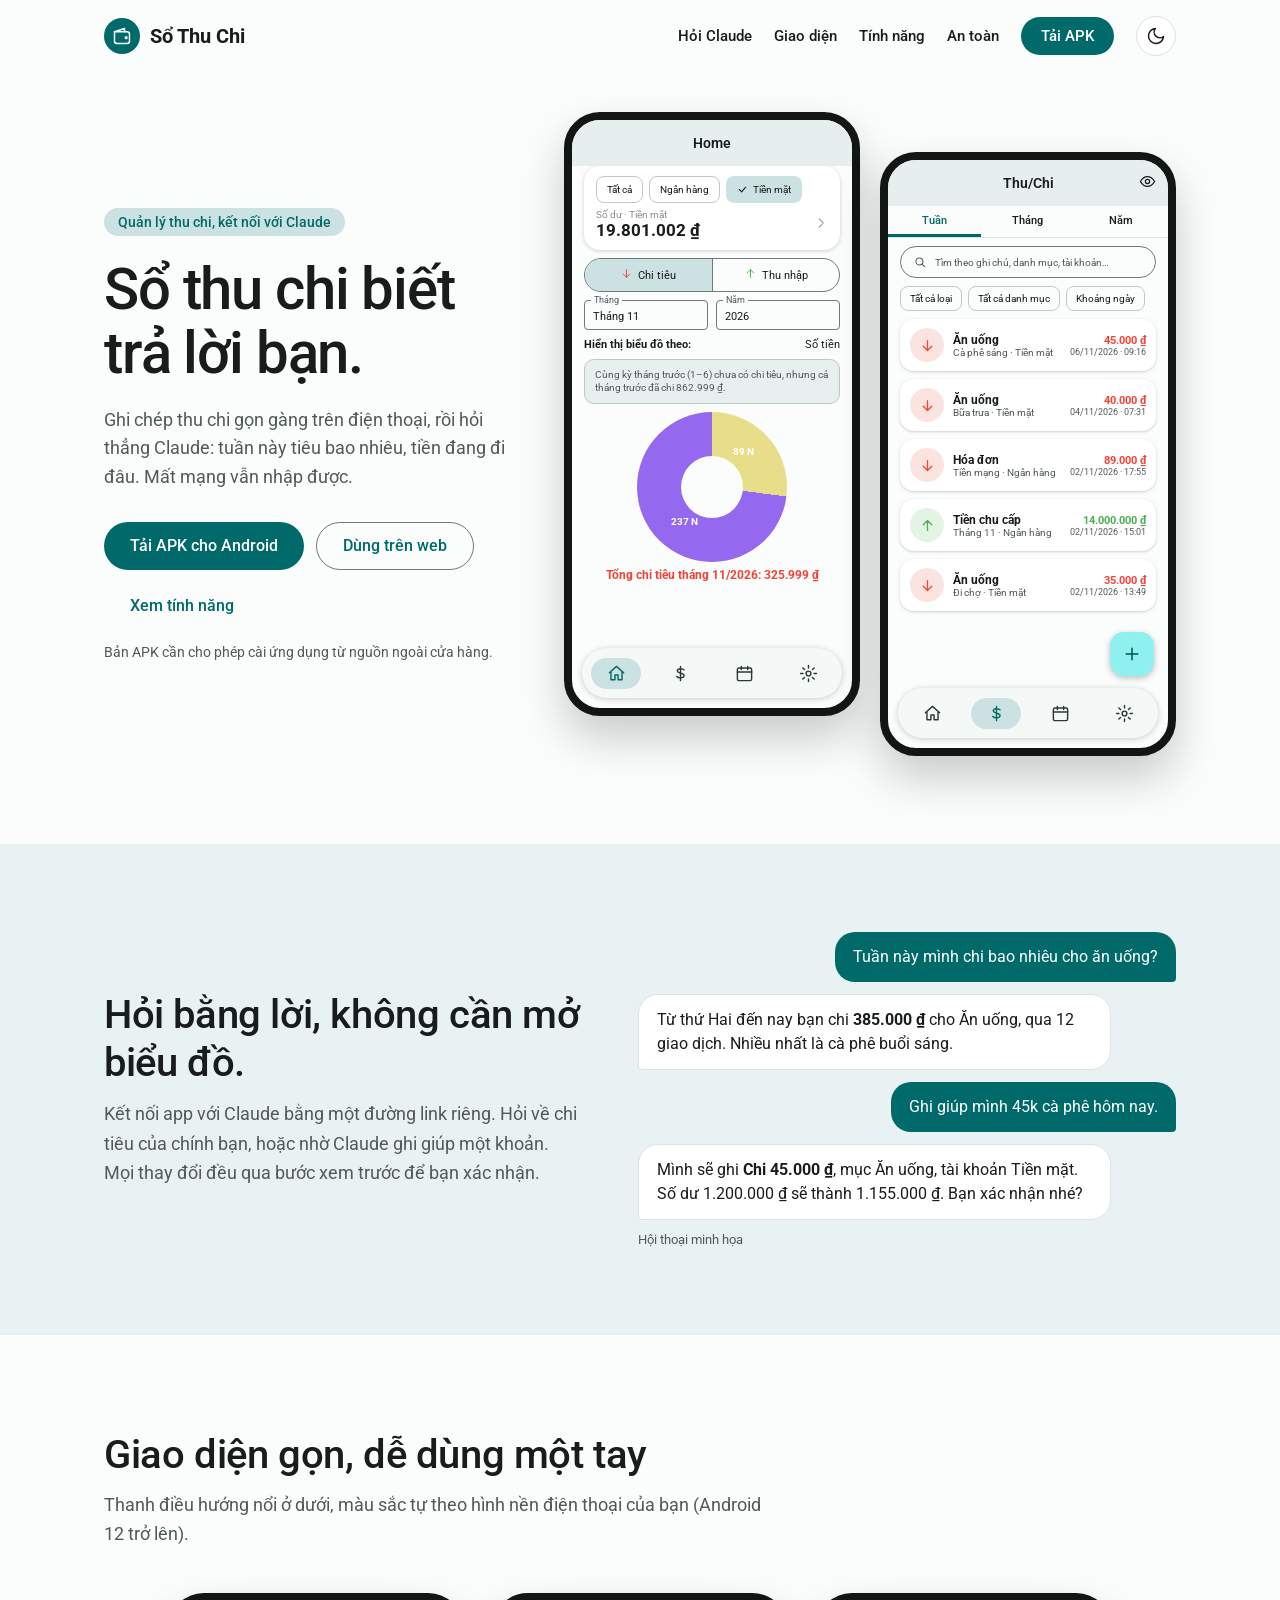
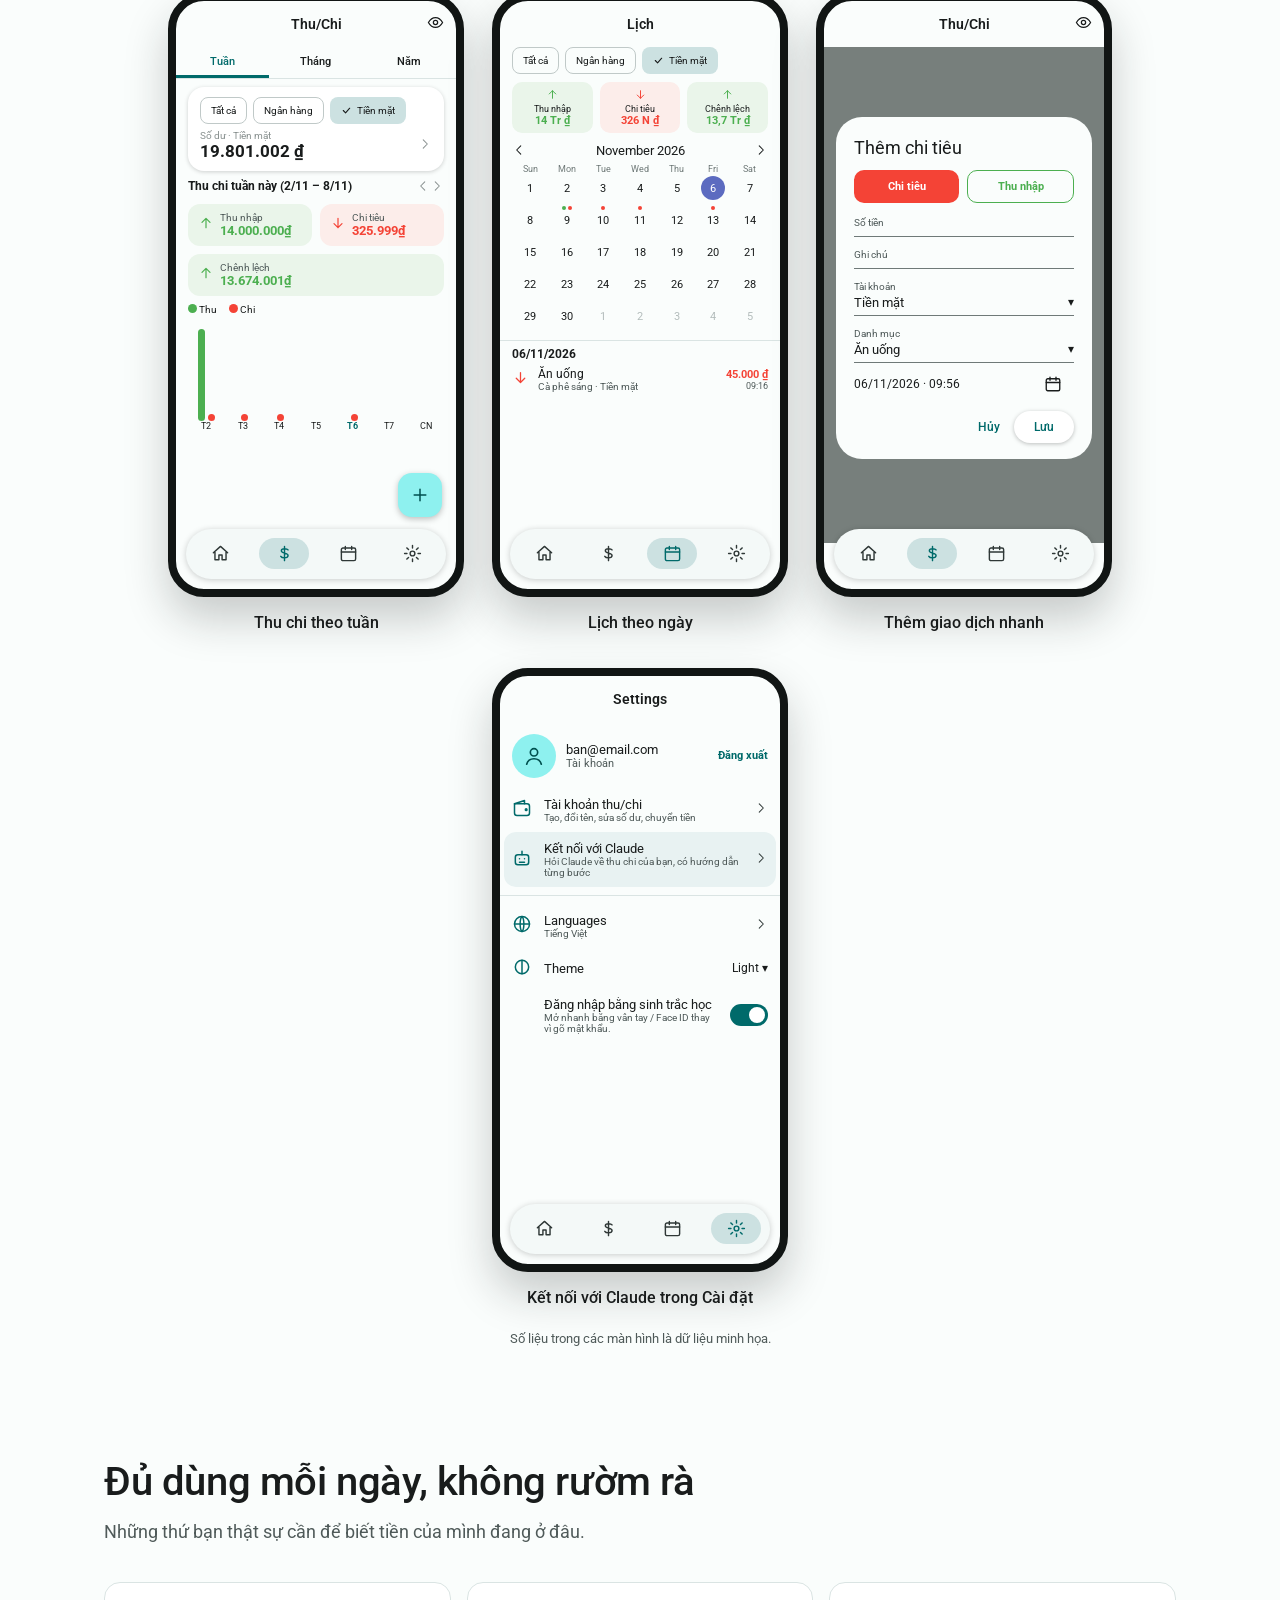
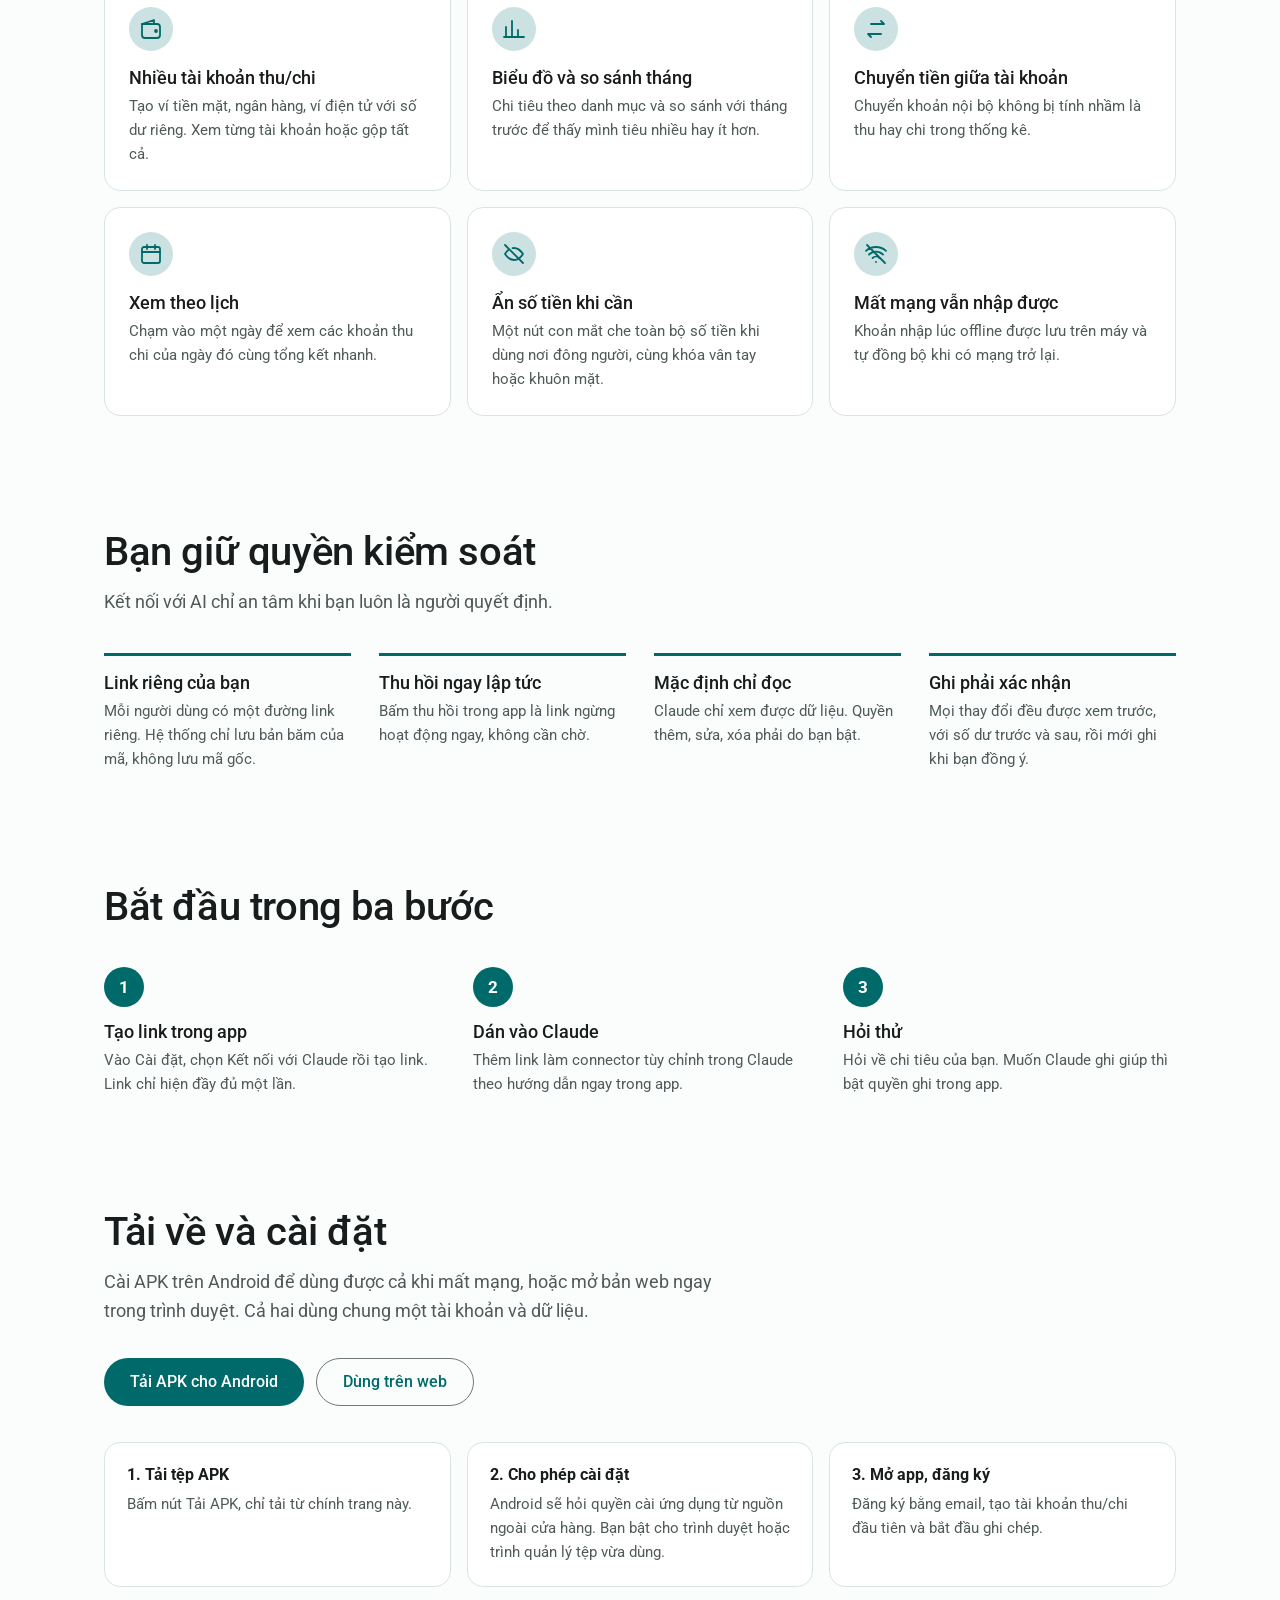
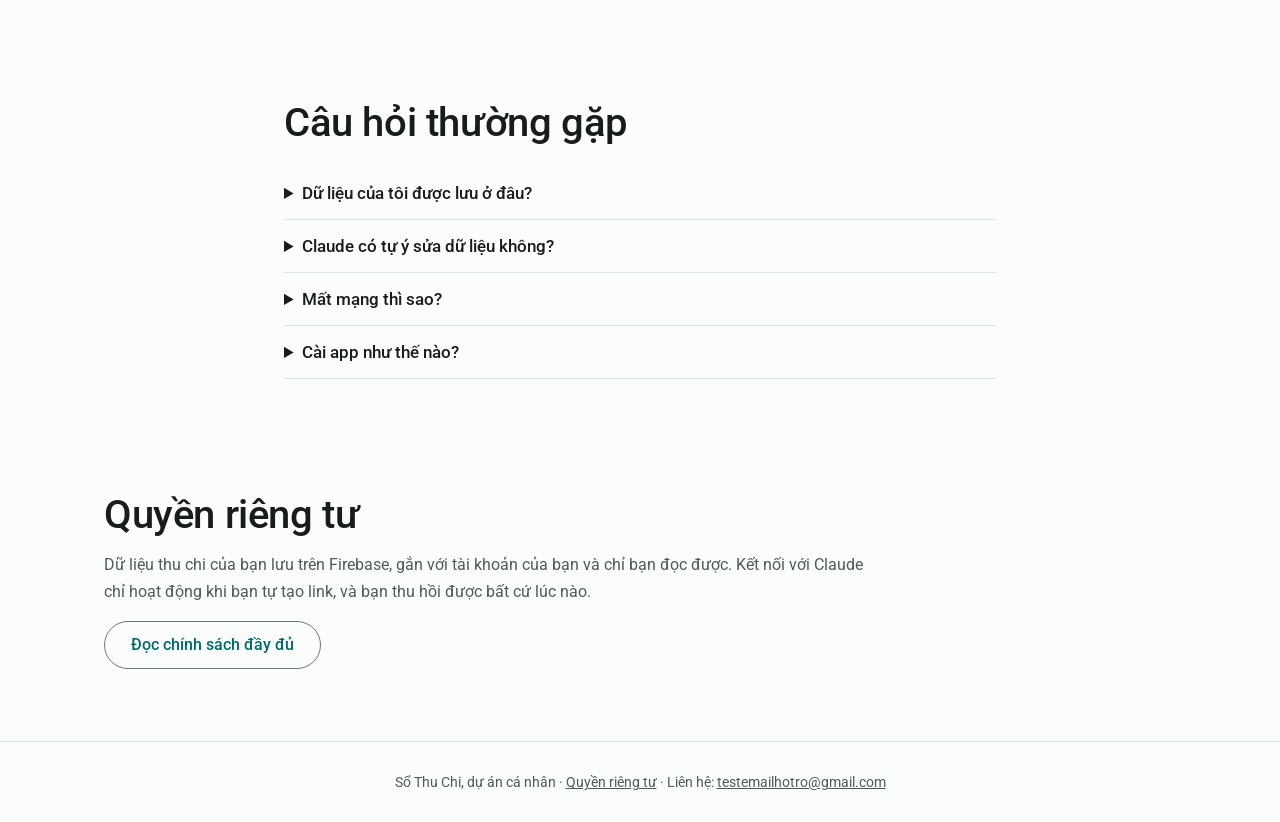
<file: index.html>
<!doctype html>
<html lang="vi">
<head>
<meta charset="utf-8">
<meta name="viewport" content="width=device-width, initial-scale=1, viewport-fit=cover">
<title>Sổ Thu Chi – Sổ thu chi biết trả lời bạn</title>
<meta name="description" content="Ứng dụng quản lý thu chi cá nhân, kết nối với Claude bằng link riêng. Hỏi về chi tiêu của chính bạn, mất mạng vẫn nhập được.">
<link rel="icon" href="data:image/svg+xml,%3Csvg xmlns='http://www.w3.org/2000/svg' viewBox='0 0 100 100'%3E%3Ctext y='.9em' font-size='90'%3E%F0%9F%92%B0%3C/text%3E%3C/svg%3E">
<link href="https://fonts.googleapis.com/css2?family=Roboto:wght@400;500;700&display=swap" rel="stylesheet">
<script>try{var t=localStorage.getItem("theme");if(t)document.documentElement.dataset.theme=t}catch(e){}</script>
<link rel="stylesheet" href="style.css">
</head>
<body>

<div style="background:var(--bg);color:var(--ink)">
<header style="max-width:1120px;margin:0 auto;padding:16px 24px;display:flex;align-items:center;justify-content:space-between;gap:16px;flex-wrap:wrap">
<div style="display:flex;align-items:center;gap:10px;font-weight:700;font-size:20px"><span style="width:36px;height:36px;border-radius:50%;background:var(--accent);color:var(--on);display:flex;align-items:center;justify-content:center"><svg aria-hidden="true" width="20" height="20" viewBox="0 0 24 24" fill="none" stroke="currentColor" stroke-width="1.8" stroke-linecap="round" stroke-linejoin="round"><path d="M3 7h15a3 3 0 0 1 3 3v8a3 3 0 0 1-3 3H6a3 3 0 0 1-3-3V7z"/><path d="M3 7l12-4v4"/><circle cx="17" cy="14" r="1"/></svg></span>Sổ Thu Chi</div>
<nav style="display:flex;align-items:center;gap:22px;font-size:15px;font-weight:500;flex-wrap:wrap"><a href="#hoi-claude">Hỏi Claude</a><a href="#giao-dien">Giao diện</a><a href="#tinh-nang">Tính năng</a><a href="#an-toan">An toàn</a><a href="#cai-dat" style="background:var(--accent);color:var(--on);padding:10px 20px;border-radius:999px">Tải APK</a><button type="button" id="theme-toggle" class="theme-btn"></button></nav>
</header>
<section style="max-width:1120px;margin:0 auto;padding:40px 24px 88px;display:flex;flex-wrap:wrap;gap:40px;align-items:center;justify-content:space-between">
<div style="flex:1 1 400px;max-width:500px">
<div style="display:inline-block;background:color-mix(in srgb, var(--accent) 20%, var(--card));color:var(--accent);font-weight:500;font-size:14px;padding:6px 14px;border-radius:999px;margin-bottom:22px">Quản lý thu chi, kết nối với Claude</div>
<h1 style="margin:0 0 20px;font-size:clamp(38px,5.2vw,58px);line-height:1.1;font-weight:500;letter-spacing:-.02em">Sổ thu chi biết trả lời bạn.</h1>
<p style="margin:0 0 30px;font-size:18px;line-height:1.6;color:var(--mut)">Ghi chép thu chi gọn gàng trên điện thoại, rồi hỏi thẳng Claude: tuần này tiêu bao nhiêu, tiền đang đi đâu. Mất mạng vẫn nhập được.</p>
<div id="tai-ve" style="display:flex;flex-wrap:wrap;gap:12px">
<a href="#cai-dat" data-link="apk" style="display:inline-flex;align-items:center;justify-content:center;min-height:48px;padding:0 26px;border-radius:999px;font-weight:500;font-size:15.500px;background:var(--accent);color:var(--on)">Tải APK cho Android</a>
<a href="#cai-dat" data-link="web" style="display:inline-flex;align-items:center;justify-content:center;min-height:48px;padding:0 26px;border-radius:999px;font-weight:500;font-size:15.5px;border:1px solid var(--out);color:var(--accent)">Dùng trên web</a>
<a href="#tinh-nang" style="display:inline-flex;align-items:center;justify-content:center;min-height:48px;padding:0 26px;border-radius:999px;font-weight:500;font-size:15.500px;color:var(--accent)">Xem tính năng</a>
</div>
<p style="margin:14px 0 0;font-size:14px;color:var(--mut)">Bản APK cần cho phép cài ứng dụng từ nguồn ngoài cửa hàng.</p>
</div>
<div style="display:flex;gap:20px;align-items:flex-start;flex-wrap:wrap;justify-content:center"><div><div class="phone" aria-hidden="true" style="position:relative;width:296px;height:604px;box-sizing:border-box;border:8px solid #111514;border-radius:36px;background:var(--bg);overflow:hidden;box-shadow:0 22px 44px rgba(25,28,28,.22);flex:0 0 auto;color:var(--ink);font-size:10.500px"><div style="height:46px;display:flex;align-items:center;justify-content:center;font-size:13.500px;font-weight:600;position:relative;background:#E7EFEE">Home</div><div style="padding:0 12px"><div style="background:var(--card);border-radius:16px;box-shadow:0 1px 4px rgba(0,0,0,.18);padding:10px 12px;margin-bottom:8px"><div style="display:flex;gap:6px;margin-bottom:6px"><span style="display:inline-flex;align-items:center;gap:5px;font-size:10px;padding:7px 10px;border-radius:8px;white-space:nowrap;border:1px solid #C0C9C8;border-color:#C0C9C8;background:transparent;color:var(--ink)">Tất cả</span><span style="display:inline-flex;align-items:center;gap:5px;font-size:10px;padding:7px 10px;border-radius:8px;white-space:nowrap;border:1px solid #C0C9C8;border-color:#C0C9C8;background:transparent;color:var(--ink)">Ngân hàng</span><span style="display:inline-flex;align-items:center;gap:5px;font-size:10px;padding:7px 10px;border-radius:8px;white-space:nowrap;border:1px solid var(--accent);border-color:transparent;background:color-mix(in srgb, var(--accent) 20%, var(--card));color:var(--ink)"><svg aria-hidden="true" width="11" height="11" viewBox="0 0 24 24" fill="none" stroke="currentColor" stroke-width="2.4" stroke-linecap="round" stroke-linejoin="round"><path d="M5 12l5 5 9-10"/></svg>Tiền mặt</span></div><div style="display:flex;justify-content:space-between;align-items:center"><div><div style="font-size:9.500px;color:#8A9291">Số dư · Tiền mặt</div><div style="font-size:17px;font-weight:700">19.801.002 ₫</div></div><span style="color:#8A9291"><svg aria-hidden="true" width="14" height="14" viewBox="0 0 24 24" fill="none" stroke="currentColor" stroke-width="1.8" stroke-linecap="round" stroke-linejoin="round"><path d="M9 5l7 7-7 7"/></svg></span></div></div><div style="display:flex;border:1px solid var(--out);border-radius:20px;overflow:hidden;font-size:11px;margin-bottom:8px"><div style="flex:1;padding:8px 0;background:color-mix(in srgb, var(--accent) 20%, var(--card));display:flex;gap:5px;justify-content:center;align-items:center"><span style="color:#F44336"><svg aria-hidden="true" width="13" height="13" viewBox="0 0 24 24" fill="none" stroke="currentColor" stroke-width="1.8" stroke-linecap="round" stroke-linejoin="round"><path d="M12 5v14M6 13l6 6 6-6"/></svg></span>Chi tiêu</div><div style="flex:1;padding:8px 0;border-left:1px solid var(--out);display:flex;gap:5px;justify-content:center;align-items:center"><span style="color:#4CAF50"><svg aria-hidden="true" width="13" height="13" viewBox="0 0 24 24" fill="none" stroke="currentColor" stroke-width="1.8" stroke-linecap="round" stroke-linejoin="round"><path d="M12 19V5M6 11l6-6 6 6"/></svg></span>Thu nhập</div></div><div style="display:flex;gap:8px;margin-bottom:8px"><div style="flex:1;position:relative;border:1px solid var(--out);border-radius:4px;padding:9px 8px 6px;font-size:11px"><span style="position:absolute;top:-6px;left:6px;background:var(--bg);padding:0 3px;font-size:9px;color:var(--mut)">Tháng</span>Tháng 11</div><div style="flex:1;position:relative;border:1px solid var(--out);border-radius:4px;padding:9px 8px 6px;font-size:11px"><span style="position:absolute;top:-6px;left:6px;background:var(--bg);padding:0 3px;font-size:9px;color:var(--mut)">Năm</span>2026</div></div><div style="display:flex;justify-content:space-between;font-size:10.500px;margin-bottom:8px"><b>Hiển thị biểu đồ theo:</b><span>Số tiền</span></div><div style="background:#E9EFEE;border:1px solid #BCC8C7;border-radius:10px;padding:8px 10px;font-size:9.500px;color:var(--mut);margin-bottom:8px;line-height:1.4">Cùng kỳ tháng trước (1–6) chưa có chi tiêu, nhưng cả tháng trước đã chi 862.999 ₫.</div><div style="position:relative;width:150px;height:150px;margin:0 auto 6px;border-radius:50%;background:conic-gradient(#E8DD88 0 27%,#9568F0 27% 100%)"><div style="position:absolute;inset:44px;border-radius:50%;background:var(--bg)"></div><span style="position:absolute;left:96px;top:34px;color:var(--on);font-weight:700;font-size:9.500px">89 N</span><span style="position:absolute;left:34px;top:104px;color:var(--on);font-weight:700;font-size:9.500px">237 N</span></div><div style="text-align:center;color:#F44336;font-weight:700;font-size:11.500px">Tổng chi tiêu tháng 11/2026: 325.999 ₫</div></div><div style="position:absolute;left:10px;right:10px;bottom:10px;height:50px;border-radius:26px;background:#F4F9F8;box-shadow:0 1px 6px rgba(0,0,0,.2);display:flex;align-items:center;padding:0 2px"><div style="flex:1;display:flex;justify-content:center"><div style="background:color-mix(in srgb, var(--accent) 20%, var(--card));border-radius:22px;padding:6px 0;width:78%;display:flex;justify-content:center;color:var(--accent)"><svg aria-hidden="true" width="19" height="19" viewBox="0 0 24 24" fill="none" stroke="currentColor" stroke-width="1.8" stroke-linecap="round" stroke-linejoin="round"><path d="M3 11l9-8 9 8M5 10v10h5v-6h4v6h5V10"/></svg></div></div><div style="flex:1;display:flex;justify-content:center"><div style="border-radius:22px;padding:6px 0;width:78%;display:flex;justify-content:center;color:#2F3837"><svg aria-hidden="true" width="19" height="19" viewBox="0 0 24 24" fill="none" stroke="currentColor" stroke-width="1.8" stroke-linecap="round" stroke-linejoin="round"><path d="M12 3v18M16.500 7.500C15.800 6.400 14.100 6 12 6c-2.500 0-4 1-4 2.600 0 4 8.500 1.800 8.500 6 0 1.700-1.700 2.900-4.500 2.900-2.200 0-4-.6-4.700-1.900"/></svg></div></div><div style="flex:1;display:flex;justify-content:center"><div style="border-radius:22px;padding:6px 0;width:78%;display:flex;justify-content:center;color:#2F3837"><svg aria-hidden="true" width="19" height="19" viewBox="0 0 24 24" fill="none" stroke="currentColor" stroke-width="1.8" stroke-linecap="round" stroke-linejoin="round"><rect x="3" y="5" width="18" height="16" rx="2"/><path d="M3 10h18M8 3v4M16 3v4"/></svg></div></div><div style="flex:1;display:flex;justify-content:center"><div style="border-radius:22px;padding:6px 0;width:78%;display:flex;justify-content:center;color:#2F3837"><svg aria-hidden="true" width="19" height="19" viewBox="0 0 24 24" fill="none" stroke="currentColor" stroke-width="1.8" stroke-linecap="round" stroke-linejoin="round"><circle cx="12" cy="12" r="3"/><path d="M12 2v3M12 19v3M2 12h3M19 12h3M4.900 4.900l2.100 2.100M17 17l2.100 2.100M4.900 19.100L7 17M17 7l2.100-2.100"/></svg></div></div></div></div></div><div style="margin-top:40px"><div class="phone" aria-hidden="true" style="position:relative;width:296px;height:604px;box-sizing:border-box;border:8px solid #111514;border-radius:36px;background:var(--bg);overflow:hidden;box-shadow:0 22px 44px rgba(25,28,28,.22);flex:0 0 auto;color:var(--ink);font-size:10.500px"><div style="height:46px;display:flex;align-items:center;justify-content:center;font-size:13.500px;font-weight:600;position:relative;background:#E7EFEE">Thu/Chi<span style="position:absolute;right:12px"><svg aria-hidden="true" width="17" height="17" viewBox="0 0 24 24" fill="none" stroke="currentColor" stroke-width="1.8" stroke-linecap="round" stroke-linejoin="round"><path d="M2 12s4-7 10-7 10 7 10 7-4 7-10 7S2 12 2 12z"/><circle cx="12" cy="12" r="3"/></svg></span></div><div style="padding:0 12px"><div style="display:flex;border-bottom:1px solid var(--line);margin:0 -12px 8px"><div style="flex:1;text-align:center;padding:8px 0 7px;font-size:11px;font-weight:500;color:var(--accent);border-bottom:3px solid var(--accent);">Tuần</div><div style="flex:1;text-align:center;padding:8px 0 7px;font-size:11px;font-weight:500;color:var(--ink);">Tháng</div><div style="flex:1;text-align:center;padding:8px 0 7px;font-size:11px;font-weight:500;color:var(--ink);">Năm</div></div><div style="display:flex;align-items:center;gap:8px;border:1px solid var(--out);border-radius:22px;padding:8px 12px;font-size:10px;color:var(--mut);margin-bottom:8px"><svg aria-hidden="true" width="14" height="14" viewBox="0 0 24 24" fill="none" stroke="currentColor" stroke-width="1.8" stroke-linecap="round" stroke-linejoin="round"><circle cx="11" cy="11" r="6"/><path d="M20 20l-4.500-4.500"/></svg>Tìm theo ghi chú, danh mục, tài khoản…</div><div style="display:flex;gap:6px;margin-bottom:8px;overflow:hidden"><span style="border:1px solid #C0C9C8;border-radius:8px;padding:6px 9px;font-size:9.500px;white-space:nowrap">Tất cả loại</span><span style="border:1px solid #C0C9C8;border-radius:8px;padding:6px 9px;font-size:9.500px;white-space:nowrap">Tất cả danh mục</span><span style="border:1px solid #C0C9C8;border-radius:8px;padding:6px 9px;font-size:9.500px;white-space:nowrap">Khoảng ngày</span></div><div style="background:var(--card);border-radius:14px;box-shadow:0 1px 3px rgba(0,0,0,.18);padding:9px 10px;margin-bottom:8px;display:flex;align-items:center;gap:9px"><div style="width:34px;height:34px;border-radius:50%;background:#FBE3E0;color:#F44336;display:flex;align-items:center;justify-content:center"><svg aria-hidden="true" width="17" height="17" viewBox="0 0 24 24" fill="none" stroke="currentColor" stroke-width="1.8" stroke-linecap="round" stroke-linejoin="round"><path d="M12 5v14M6 13l6 6 6-6"/></svg></div><div style="flex:1;min-width:0"><div style="font-size:12px;font-weight:700">Ăn uống</div><div style="font-size:9.500px;color:var(--mut)">Cà phê sáng · Tiền mặt</div></div><div style="text-align:right"><div style="font-size:11px;font-weight:700;color:#F44336">45.000 ₫</div><div style="font-size:8.500px;color:var(--mut)">06/11/2026 · 09:16</div></div></div><div style="background:var(--card);border-radius:14px;box-shadow:0 1px 3px rgba(0,0,0,.18);padding:9px 10px;margin-bottom:8px;display:flex;align-items:center;gap:9px"><div style="width:34px;height:34px;border-radius:50%;background:#FBE3E0;color:#F44336;display:flex;align-items:center;justify-content:center"><svg aria-hidden="true" width="17" height="17" viewBox="0 0 24 24" fill="none" stroke="currentColor" stroke-width="1.8" stroke-linecap="round" stroke-linejoin="round"><path d="M12 5v14M6 13l6 6 6-6"/></svg></div><div style="flex:1;min-width:0"><div style="font-size:12px;font-weight:700">Ăn uống</div><div style="font-size:9.500px;color:var(--mut)">Bữa trưa · Tiền mặt</div></div><div style="text-align:right"><div style="font-size:11px;font-weight:700;color:#F44336">40.000 ₫</div><div style="font-size:8.500px;color:var(--mut)">04/11/2026 · 07:31</div></div></div><div style="background:var(--card);border-radius:14px;box-shadow:0 1px 3px rgba(0,0,0,.18);padding:9px 10px;margin-bottom:8px;display:flex;align-items:center;gap:9px"><div style="width:34px;height:34px;border-radius:50%;background:#FBE3E0;color:#F44336;display:flex;align-items:center;justify-content:center"><svg aria-hidden="true" width="17" height="17" viewBox="0 0 24 24" fill="none" stroke="currentColor" stroke-width="1.8" stroke-linecap="round" stroke-linejoin="round"><path d="M12 5v14M6 13l6 6 6-6"/></svg></div><div style="flex:1;min-width:0"><div style="font-size:12px;font-weight:700">Hóa đơn</div><div style="font-size:9.500px;color:var(--mut)">Tiền mạng · Ngân hàng</div></div><div style="text-align:right"><div style="font-size:11px;font-weight:700;color:#F44336">89.000 ₫</div><div style="font-size:8.500px;color:var(--mut)">02/11/2026 · 17:55</div></div></div><div style="background:var(--card);border-radius:14px;box-shadow:0 1px 3px rgba(0,0,0,.18);padding:9px 10px;margin-bottom:8px;display:flex;align-items:center;gap:9px"><div style="width:34px;height:34px;border-radius:50%;background:#E3F3E4;color:#4CAF50;display:flex;align-items:center;justify-content:center"><svg aria-hidden="true" width="17" height="17" viewBox="0 0 24 24" fill="none" stroke="currentColor" stroke-width="1.8" stroke-linecap="round" stroke-linejoin="round"><path d="M12 19V5M6 11l6-6 6 6"/></svg></div><div style="flex:1;min-width:0"><div style="font-size:12px;font-weight:700">Tiền chu cấp</div><div style="font-size:9.500px;color:var(--mut)">Tháng 11 · Ngân hàng</div></div><div style="text-align:right"><div style="font-size:11px;font-weight:700;color:#4CAF50">14.000.000 ₫</div><div style="font-size:8.500px;color:var(--mut)">02/11/2026 · 15:01</div></div></div><div style="background:var(--card);border-radius:14px;box-shadow:0 1px 3px rgba(0,0,0,.18);padding:9px 10px;margin-bottom:8px;display:flex;align-items:center;gap:9px"><div style="width:34px;height:34px;border-radius:50%;background:#FBE3E0;color:#F44336;display:flex;align-items:center;justify-content:center"><svg aria-hidden="true" width="17" height="17" viewBox="0 0 24 24" fill="none" stroke="currentColor" stroke-width="1.8" stroke-linecap="round" stroke-linejoin="round"><path d="M12 5v14M6 13l6 6 6-6"/></svg></div><div style="flex:1;min-width:0"><div style="font-size:12px;font-weight:700">Ăn uống</div><div style="font-size:9.500px;color:var(--mut)">Đi chợ · Tiền mặt</div></div><div style="text-align:right"><div style="font-size:11px;font-weight:700;color:#F44336">35.000 ₫</div><div style="font-size:8.500px;color:var(--mut)">02/11/2026 · 13:49</div></div></div></div><div style="position:absolute;right:14px;bottom:72px;width:44px;height:44px;border-radius:14px;background:#8EF1EF;box-shadow:0 2px 6px rgba(0,0,0,.25);display:flex;align-items:center;justify-content:center;color:#00504F"><svg aria-hidden="true" width="20" height="20" viewBox="0 0 24 24" fill="none" stroke="currentColor" stroke-width="1.8" stroke-linecap="round" stroke-linejoin="round"><path d="M12 5v14M5 12h14"/></svg></div><div style="position:absolute;left:10px;right:10px;bottom:10px;height:50px;border-radius:26px;background:#F4F9F8;box-shadow:0 1px 6px rgba(0,0,0,.2);display:flex;align-items:center;padding:0 2px"><div style="flex:1;display:flex;justify-content:center"><div style="border-radius:22px;padding:6px 0;width:78%;display:flex;justify-content:center;color:#2F3837"><svg aria-hidden="true" width="19" height="19" viewBox="0 0 24 24" fill="none" stroke="currentColor" stroke-width="1.8" stroke-linecap="round" stroke-linejoin="round"><path d="M3 11l9-8 9 8M5 10v10h5v-6h4v6h5V10"/></svg></div></div><div style="flex:1;display:flex;justify-content:center"><div style="background:color-mix(in srgb, var(--accent) 20%, var(--card));border-radius:22px;padding:6px 0;width:78%;display:flex;justify-content:center;color:var(--accent)"><svg aria-hidden="true" width="19" height="19" viewBox="0 0 24 24" fill="none" stroke="currentColor" stroke-width="1.8" stroke-linecap="round" stroke-linejoin="round"><path d="M12 3v18M16.500 7.500C15.800 6.400 14.100 6 12 6c-2.500 0-4 1-4 2.600 0 4 8.500 1.800 8.500 6 0 1.700-1.700 2.900-4.500 2.900-2.200 0-4-.6-4.700-1.900"/></svg></div></div><div style="flex:1;display:flex;justify-content:center"><div style="border-radius:22px;padding:6px 0;width:78%;display:flex;justify-content:center;color:#2F3837"><svg aria-hidden="true" width="19" height="19" viewBox="0 0 24 24" fill="none" stroke="currentColor" stroke-width="1.8" stroke-linecap="round" stroke-linejoin="round"><rect x="3" y="5" width="18" height="16" rx="2"/><path d="M3 10h18M8 3v4M16 3v4"/></svg></div></div><div style="flex:1;display:flex;justify-content:center"><div style="border-radius:22px;padding:6px 0;width:78%;display:flex;justify-content:center;color:#2F3837"><svg aria-hidden="true" width="19" height="19" viewBox="0 0 24 24" fill="none" stroke="currentColor" stroke-width="1.8" stroke-linecap="round" stroke-linejoin="round"><circle cx="12" cy="12" r="3"/><path d="M12 2v3M12 19v3M2 12h3M19 12h3M4.900 4.900l2.100 2.100M17 17l2.100 2.100M4.900 19.100L7 17M17 7l2.100-2.100"/></svg></div></div></div></div></div></div>
</section>
<section id="hoi-claude" style="background:color-mix(in srgb, var(--accent) 9%, var(--card))">
<div style="max-width:1120px;margin:0 auto;padding:88px 24px;display:flex;flex-wrap:wrap;gap:56px;align-items:center">
<div style="flex:1 1 380px"><h2 style="margin:0 0 12px;font-size:clamp(28px,3.8vw,40px);font-weight:500;line-height:1.2;letter-spacing:-.01em">Hỏi bằng lời, không cần mở biểu đồ.</h2><p style="margin:0;font-size:18px;line-height:1.65;color:var(--mut)">Kết nối app với Claude bằng một đường link riêng. Hỏi về chi tiêu của chính bạn, hoặc nhờ Claude ghi giúp một khoản. Mọi thay đổi đều qua bước xem trước để bạn xác nhận.</p></div>
<div style="flex:1 1 440px;max-width:560px;display:flex;flex-direction:column;gap:12px">
<div style="align-self:flex-end;background:var(--accent);color:var(--on);border-radius:20px 20px 4px 20px;max-width:88%;padding:13px 18px;line-height:1.55;font-size:15.500px">Tuần này mình chi bao nhiêu cho ăn uống?</div>
<div style="align-self:flex-start;background:var(--card);border:1px solid var(--line);border-radius:20px 20px 20px 4px;max-width:88%;padding:13px 18px;line-height:1.55;font-size:15.500px">Từ thứ Hai đến nay bạn chi <b>385.000 ₫</b> cho Ăn uống, qua 12 giao dịch. Nhiều nhất là cà phê buổi sáng.</div>
<div style="align-self:flex-end;background:var(--accent);color:var(--on);border-radius:20px 20px 4px 20px;max-width:88%;padding:13px 18px;line-height:1.55;font-size:15.500px">Ghi giúp mình 45k cà phê hôm nay.</div>
<div style="align-self:flex-start;background:var(--card);border:1px solid var(--line);border-radius:20px 20px 20px 4px;max-width:88%;padding:13px 18px;line-height:1.55;font-size:15.500px">Mình sẽ ghi <b>Chi 45.000 ₫</b>, mục Ăn uống, tài khoản Tiền mặt. Số dư 1.200.000 ₫ sẽ thành 1.155.000 ₫. Bạn xác nhận nhé?</div>
<div style="font-size:13px;color:var(--mut)">Hội thoại minh họa</div>
</div></div>
</section>
<section id="giao-dien" style="max-width:1120px;margin:0 auto;padding:96px 24px 40px">
<h2 style="margin:0 0 12px;font-size:clamp(28px,3.8vw,40px);font-weight:500;line-height:1.2;letter-spacing:-.01em">Giao diện gọn, dễ dùng một tay</h2>
<p style="margin:0 0 44px;font-size:18px;color:var(--mut);max-width:660px;line-height:1.6">Thanh điều hướng nổi ở dưới, màu sắc tự theo hình nền điện thoại của bạn (Android 12 trở lên).</p>
<div style="display:flex;flex-wrap:wrap;gap:36px 28px;justify-content:center">
<div style="display:flex;flex-direction:column;align-items:center;gap:16px"><div class="phone" aria-hidden="true" style="position:relative;width:296px;height:604px;box-sizing:border-box;border:8px solid #111514;border-radius:36px;background:var(--bg);overflow:hidden;box-shadow:0 22px 44px rgba(25,28,28,.22);flex:0 0 auto;color:var(--ink);font-size:10.500px"><div style="height:46px;display:flex;align-items:center;justify-content:center;font-size:13.500px;font-weight:600;position:relative;background:transparent">Thu/Chi<span style="position:absolute;right:12px"><svg aria-hidden="true" width="17" height="17" viewBox="0 0 24 24" fill="none" stroke="currentColor" stroke-width="1.8" stroke-linecap="round" stroke-linejoin="round"><path d="M2 12s4-7 10-7 10 7 10 7-4 7-10 7S2 12 2 12z"/><circle cx="12" cy="12" r="3"/></svg></span></div><div style="padding:0 12px"><div style="display:flex;border-bottom:1px solid var(--line);margin:0 -12px 8px"><div style="flex:1;text-align:center;padding:8px 0 7px;font-size:11px;font-weight:500;color:var(--accent);border-bottom:3px solid var(--accent);">Tuần</div><div style="flex:1;text-align:center;padding:8px 0 7px;font-size:11px;font-weight:500;color:var(--ink);">Tháng</div><div style="flex:1;text-align:center;padding:8px 0 7px;font-size:11px;font-weight:500;color:var(--ink);">Năm</div></div><div style="background:var(--card);border-radius:16px;box-shadow:0 1px 4px rgba(0,0,0,.18);padding:10px 12px;margin-bottom:8px"><div style="display:flex;gap:6px;margin-bottom:6px"><span style="display:inline-flex;align-items:center;gap:5px;font-size:10px;padding:7px 10px;border-radius:8px;white-space:nowrap;border:1px solid #C0C9C8;border-color:#C0C9C8;background:transparent;color:var(--ink)">Tất cả</span><span style="display:inline-flex;align-items:center;gap:5px;font-size:10px;padding:7px 10px;border-radius:8px;white-space:nowrap;border:1px solid #C0C9C8;border-color:#C0C9C8;background:transparent;color:var(--ink)">Ngân hàng</span><span style="display:inline-flex;align-items:center;gap:5px;font-size:10px;padding:7px 10px;border-radius:8px;white-space:nowrap;border:1px solid var(--accent);border-color:transparent;background:color-mix(in srgb, var(--accent) 20%, var(--card));color:var(--ink)"><svg aria-hidden="true" width="11" height="11" viewBox="0 0 24 24" fill="none" stroke="currentColor" stroke-width="2.4" stroke-linecap="round" stroke-linejoin="round"><path d="M5 12l5 5 9-10"/></svg>Tiền mặt</span></div><div style="display:flex;justify-content:space-between;align-items:center"><div><div style="font-size:9.500px;color:#8A9291">Số dư · Tiền mặt</div><div style="font-size:17px;font-weight:700">19.801.002 ₫</div></div><span style="color:#8A9291"><svg aria-hidden="true" width="14" height="14" viewBox="0 0 24 24" fill="none" stroke="currentColor" stroke-width="1.8" stroke-linecap="round" stroke-linejoin="round"><path d="M9 5l7 7-7 7"/></svg></span></div></div><div style="display:flex;justify-content:space-between;font-size:12px;font-weight:700;margin:4px 0 8px"><span>Thu chi tuần này (2/11 – 8/11)</span><span style="color:#8A9291"><svg aria-hidden="true" width="14" height="14" viewBox="0 0 24 24" fill="none" stroke="currentColor" stroke-width="1.8" stroke-linecap="round" stroke-linejoin="round"><path d="M15 5l-7 7 7 7"/></svg><svg aria-hidden="true" width="14" height="14" viewBox="0 0 24 24" fill="none" stroke="currentColor" stroke-width="1.8" stroke-linecap="round" stroke-linejoin="round"><path d="M9 5l7 7-7 7"/></svg></span></div><div style="display:flex;gap:8px;margin-bottom:8px"><div style="flex:1;background:#EAF5EA;border-radius:12px;padding:8px 10px;display:flex;gap:6px;align-items:center"><span style="color:#4CAF50"><svg aria-hidden="true" width="16" height="16" viewBox="0 0 24 24" fill="none" stroke="currentColor" stroke-width="1.8" stroke-linecap="round" stroke-linejoin="round"><path d="M12 19V5M6 11l6-6 6 6"/></svg></span><div><div style="font-size:9.500px;color:var(--mut)">Thu nhập</div><div style="font-size:13px;font-weight:700;color:#4CAF50">14.000.000₫</div></div></div><div style="flex:1;background:#FCEDEA;border-radius:12px;padding:8px 10px;display:flex;gap:6px;align-items:center"><span style="color:#F44336"><svg aria-hidden="true" width="16" height="16" viewBox="0 0 24 24" fill="none" stroke="currentColor" stroke-width="1.8" stroke-linecap="round" stroke-linejoin="round"><path d="M12 5v14M6 13l6 6 6-6"/></svg></span><div><div style="font-size:9.500px;color:var(--mut)">Chi tiêu</div><div style="font-size:13px;font-weight:700;color:#F44336">325.999₫</div></div></div></div><div style="display:flex;margin-bottom:8px"><div style="flex:1;background:#EAF5EA;border-radius:12px;padding:8px 10px;display:flex;gap:6px;align-items:center"><span style="color:#4CAF50"><svg aria-hidden="true" width="16" height="16" viewBox="0 0 24 24" fill="none" stroke="currentColor" stroke-width="1.8" stroke-linecap="round" stroke-linejoin="round"><path d="M12 19V5M6 11l6-6 6 6"/></svg></span><div><div style="font-size:9.500px;color:var(--mut)">Chênh lệch</div><div style="font-size:13px;font-weight:700;color:#4CAF50">13.674.001₫</div></div></div></div><div style="display:flex;gap:12px;font-size:10px;margin-bottom:2px"><span><span style="display:inline-block;width:9px;height:9px;border-radius:50%;background:#4CAF50"></span> Thu</span><span><span style="display:inline-block;width:9px;height:9px;border-radius:50%;background:#F44336"></span> Chi</span></div><div style="display:flex;margin-top:6px"><div style="flex:1;text-align:center"><div style="height:100px;display:flex;align-items:flex-end;justify-content:center"><div style="width:7px;height:92px;background:#4CAF50;border-radius:4px"></div><div style="width:7px;height:7px;background:#F44336;border-radius:50%;margin-left:3px"></div></div><div style="font-size:9px;color:var(--ink);font-weight:400">T2</div></div><div style="flex:1;text-align:center"><div style="height:100px;display:flex;align-items:flex-end;justify-content:center"><div style="width:7px;height:7px;background:#F44336;border-radius:50%;margin-left:3px"></div></div><div style="font-size:9px;color:var(--ink);font-weight:400">T3</div></div><div style="flex:1;text-align:center"><div style="height:100px;display:flex;align-items:flex-end;justify-content:center"><div style="width:7px;height:7px;background:#F44336;border-radius:50%;margin-left:3px"></div></div><div style="font-size:9px;color:var(--ink);font-weight:400">T4</div></div><div style="flex:1;text-align:center"><div style="height:100px;display:flex;align-items:flex-end;justify-content:center"></div><div style="font-size:9px;color:var(--ink);font-weight:400">T5</div></div><div style="flex:1;text-align:center"><div style="height:100px;display:flex;align-items:flex-end;justify-content:center"><div style="width:7px;height:7px;background:#F44336;border-radius:50%;margin-left:3px"></div></div><div style="font-size:9px;color:var(--accent);font-weight:700">T6</div></div><div style="flex:1;text-align:center"><div style="height:100px;display:flex;align-items:flex-end;justify-content:center"></div><div style="font-size:9px;color:var(--ink);font-weight:400">T7</div></div><div style="flex:1;text-align:center"><div style="height:100px;display:flex;align-items:flex-end;justify-content:center"></div><div style="font-size:9px;color:var(--ink);font-weight:400">CN</div></div></div></div><div style="position:absolute;right:14px;bottom:72px;width:44px;height:44px;border-radius:14px;background:#8EF1EF;box-shadow:0 2px 6px rgba(0,0,0,.25);display:flex;align-items:center;justify-content:center;color:#00504F"><svg aria-hidden="true" width="20" height="20" viewBox="0 0 24 24" fill="none" stroke="currentColor" stroke-width="1.8" stroke-linecap="round" stroke-linejoin="round"><path d="M12 5v14M5 12h14"/></svg></div><div style="position:absolute;left:10px;right:10px;bottom:10px;height:50px;border-radius:26px;background:#F4F9F8;box-shadow:0 1px 6px rgba(0,0,0,.2);display:flex;align-items:center;padding:0 2px"><div style="flex:1;display:flex;justify-content:center"><div style="border-radius:22px;padding:6px 0;width:78%;display:flex;justify-content:center;color:#2F3837"><svg aria-hidden="true" width="19" height="19" viewBox="0 0 24 24" fill="none" stroke="currentColor" stroke-width="1.8" stroke-linecap="round" stroke-linejoin="round"><path d="M3 11l9-8 9 8M5 10v10h5v-6h4v6h5V10"/></svg></div></div><div style="flex:1;display:flex;justify-content:center"><div style="background:color-mix(in srgb, var(--accent) 20%, var(--card));border-radius:22px;padding:6px 0;width:78%;display:flex;justify-content:center;color:var(--accent)"><svg aria-hidden="true" width="19" height="19" viewBox="0 0 24 24" fill="none" stroke="currentColor" stroke-width="1.8" stroke-linecap="round" stroke-linejoin="round"><path d="M12 3v18M16.500 7.500C15.800 6.400 14.100 6 12 6c-2.500 0-4 1-4 2.600 0 4 8.500 1.800 8.500 6 0 1.700-1.700 2.900-4.500 2.900-2.200 0-4-.6-4.700-1.900"/></svg></div></div><div style="flex:1;display:flex;justify-content:center"><div style="border-radius:22px;padding:6px 0;width:78%;display:flex;justify-content:center;color:#2F3837"><svg aria-hidden="true" width="19" height="19" viewBox="0 0 24 24" fill="none" stroke="currentColor" stroke-width="1.8" stroke-linecap="round" stroke-linejoin="round"><rect x="3" y="5" width="18" height="16" rx="2"/><path d="M3 10h18M8 3v4M16 3v4"/></svg></div></div><div style="flex:1;display:flex;justify-content:center"><div style="border-radius:22px;padding:6px 0;width:78%;display:flex;justify-content:center;color:#2F3837"><svg aria-hidden="true" width="19" height="19" viewBox="0 0 24 24" fill="none" stroke="currentColor" stroke-width="1.8" stroke-linecap="round" stroke-linejoin="round"><circle cx="12" cy="12" r="3"/><path d="M12 2v3M12 19v3M2 12h3M19 12h3M4.900 4.900l2.100 2.100M17 17l2.100 2.100M4.900 19.100L7 17M17 7l2.100-2.100"/></svg></div></div></div></div><div style="font-weight:500;font-size:16px">Thu chi theo tuần</div></div><div style="display:flex;flex-direction:column;align-items:center;gap:16px"><div class="phone" aria-hidden="true" style="position:relative;width:296px;height:604px;box-sizing:border-box;border:8px solid #111514;border-radius:36px;background:var(--bg);overflow:hidden;box-shadow:0 22px 44px rgba(25,28,28,.22);flex:0 0 auto;color:var(--ink);font-size:10.500px"><div style="height:46px;display:flex;align-items:center;justify-content:center;font-size:13.500px;font-weight:600;position:relative;background:transparent">Lịch</div><div style="padding:0 12px"><div style="display:flex;gap:6px;margin-bottom:8px"><span style="display:inline-flex;align-items:center;gap:5px;font-size:10px;padding:7px 10px;border-radius:8px;white-space:nowrap;border:1px solid #C0C9C8;border-color:#C0C9C8;background:transparent;color:var(--ink)">Tất cả</span><span style="display:inline-flex;align-items:center;gap:5px;font-size:10px;padding:7px 10px;border-radius:8px;white-space:nowrap;border:1px solid #C0C9C8;border-color:#C0C9C8;background:transparent;color:var(--ink)">Ngân hàng</span><span style="display:inline-flex;align-items:center;gap:5px;font-size:10px;padding:7px 10px;border-radius:8px;white-space:nowrap;border:1px solid var(--accent);border-color:transparent;background:color-mix(in srgb, var(--accent) 20%, var(--card));color:var(--ink)"><svg aria-hidden="true" width="11" height="11" viewBox="0 0 24 24" fill="none" stroke="currentColor" stroke-width="2.4" stroke-linecap="round" stroke-linejoin="round"><path d="M5 12l5 5 9-10"/></svg>Tiền mặt</span></div><div style="display:flex;gap:7px;margin-bottom:10px"><div style="flex:1;background:#EAF5EA;border-radius:10px;padding:6px 4px;text-align:center"><span style="color:#4CAF50"><svg aria-hidden="true" width="13" height="13" viewBox="0 0 24 24" fill="none" stroke="currentColor" stroke-width="1.8" stroke-linecap="round" stroke-linejoin="round"><path d="M12 19V5M6 11l6-6 6 6"/></svg></span><div style="font-size:9px;color:var(--ink)">Thu nhập</div><div style="font-size:11px;font-weight:700;color:#4CAF50">14 Tr ₫</div></div><div style="flex:1;background:#FCEDEA;border-radius:10px;padding:6px 4px;text-align:center"><span style="color:#F44336"><svg aria-hidden="true" width="13" height="13" viewBox="0 0 24 24" fill="none" stroke="currentColor" stroke-width="1.8" stroke-linecap="round" stroke-linejoin="round"><path d="M12 5v14M6 13l6 6 6-6"/></svg></span><div style="font-size:9px;color:var(--ink)">Chi tiêu</div><div style="font-size:11px;font-weight:700;color:#F44336">326 N ₫</div></div><div style="flex:1;background:#EAF5EA;border-radius:10px;padding:6px 4px;text-align:center"><span style="color:#4CAF50"><svg aria-hidden="true" width="13" height="13" viewBox="0 0 24 24" fill="none" stroke="currentColor" stroke-width="1.8" stroke-linecap="round" stroke-linejoin="round"><path d="M12 19V5M6 11l6-6 6 6"/></svg></span><div style="font-size:9px;color:var(--ink)">Chênh lệch</div><div style="font-size:11px;font-weight:700;color:#4CAF50">13,7 Tr ₫</div></div></div><div style="display:flex;justify-content:space-between;align-items:center;font-size:12.500px;margin-bottom:6px"><svg aria-hidden="true" width="14" height="14" viewBox="0 0 24 24" fill="none" stroke="currentColor" stroke-width="1.8" stroke-linecap="round" stroke-linejoin="round"><path d="M15 5l-7 7 7 7"/></svg>November 2026<svg aria-hidden="true" width="14" height="14" viewBox="0 0 24 24" fill="none" stroke="currentColor" stroke-width="1.8" stroke-linecap="round" stroke-linejoin="round"><path d="M9 5l7 7-7 7"/></svg></div><div style="display:grid;grid-template-columns:repeat(7,1fr);row-gap:2px"><div style="color:var(--out);font-size:9px;text-align:center">Sun</div><div style="color:var(--out);font-size:9px;text-align:center">Mon</div><div style="color:var(--out);font-size:9px;text-align:center">Tue</div><div style="color:var(--out);font-size:9px;text-align:center">Wed</div><div style="color:var(--out);font-size:9px;text-align:center">Thu</div><div style="color:var(--out);font-size:9px;text-align:center">Fri</div><div style="color:var(--out);font-size:9px;text-align:center">Sat</div><div style="height:30px;display:flex;flex-direction:column;align-items:center;justify-content:center"><div style="width:24px;height:24px;border-radius:50%;display:flex;align-items:center;justify-content:center;font-size:11px;">1</div><div style="height:5px"></div></div><div style="height:30px;display:flex;flex-direction:column;align-items:center;justify-content:center"><div style="width:24px;height:24px;border-radius:50%;display:flex;align-items:center;justify-content:center;font-size:11px;">2</div><div style="height:5px"><span style="width:4px;height:4px;border-radius:50%;background:#4CAF50;display:inline-block;margin:0 1px"></span><span style="width:4px;height:4px;border-radius:50%;background:#F44336;display:inline-block;margin:0 1px"></span></div></div><div style="height:30px;display:flex;flex-direction:column;align-items:center;justify-content:center"><div style="width:24px;height:24px;border-radius:50%;display:flex;align-items:center;justify-content:center;font-size:11px;">3</div><div style="height:5px"><span style="width:4px;height:4px;border-radius:50%;background:#F44336;display:inline-block;margin:0 1px"></span></div></div><div style="height:30px;display:flex;flex-direction:column;align-items:center;justify-content:center"><div style="width:24px;height:24px;border-radius:50%;display:flex;align-items:center;justify-content:center;font-size:11px;">4</div><div style="height:5px"><span style="width:4px;height:4px;border-radius:50%;background:#F44336;display:inline-block;margin:0 1px"></span></div></div><div style="height:30px;display:flex;flex-direction:column;align-items:center;justify-content:center"><div style="width:24px;height:24px;border-radius:50%;display:flex;align-items:center;justify-content:center;font-size:11px;">5</div><div style="height:5px"></div></div><div style="height:30px;display:flex;flex-direction:column;align-items:center;justify-content:center"><div style="width:24px;height:24px;border-radius:50%;display:flex;align-items:center;justify-content:center;font-size:11px;background:#5C6BC0;color:var(--on);">6</div><div style="height:5px"><span style="width:4px;height:4px;border-radius:50%;background:#F44336;display:inline-block;margin:0 1px"></span></div></div><div style="height:30px;display:flex;flex-direction:column;align-items:center;justify-content:center"><div style="width:24px;height:24px;border-radius:50%;display:flex;align-items:center;justify-content:center;font-size:11px;">7</div><div style="height:5px"></div></div><div style="height:30px;display:flex;flex-direction:column;align-items:center;justify-content:center"><div style="width:24px;height:24px;border-radius:50%;display:flex;align-items:center;justify-content:center;font-size:11px;">8</div><div style="height:5px"></div></div><div style="height:30px;display:flex;flex-direction:column;align-items:center;justify-content:center"><div style="width:24px;height:24px;border-radius:50%;display:flex;align-items:center;justify-content:center;font-size:11px;">9</div><div style="height:5px"></div></div><div style="height:30px;display:flex;flex-direction:column;align-items:center;justify-content:center"><div style="width:24px;height:24px;border-radius:50%;display:flex;align-items:center;justify-content:center;font-size:11px;">10</div><div style="height:5px"></div></div><div style="height:30px;display:flex;flex-direction:column;align-items:center;justify-content:center"><div style="width:24px;height:24px;border-radius:50%;display:flex;align-items:center;justify-content:center;font-size:11px;">11</div><div style="height:5px"></div></div><div style="height:30px;display:flex;flex-direction:column;align-items:center;justify-content:center"><div style="width:24px;height:24px;border-radius:50%;display:flex;align-items:center;justify-content:center;font-size:11px;">12</div><div style="height:5px"></div></div><div style="height:30px;display:flex;flex-direction:column;align-items:center;justify-content:center"><div style="width:24px;height:24px;border-radius:50%;display:flex;align-items:center;justify-content:center;font-size:11px;">13</div><div style="height:5px"></div></div><div style="height:30px;display:flex;flex-direction:column;align-items:center;justify-content:center"><div style="width:24px;height:24px;border-radius:50%;display:flex;align-items:center;justify-content:center;font-size:11px;">14</div><div style="height:5px"></div></div><div style="height:30px;display:flex;flex-direction:column;align-items:center;justify-content:center"><div style="width:24px;height:24px;border-radius:50%;display:flex;align-items:center;justify-content:center;font-size:11px;">15</div><div style="height:5px"></div></div><div style="height:30px;display:flex;flex-direction:column;align-items:center;justify-content:center"><div style="width:24px;height:24px;border-radius:50%;display:flex;align-items:center;justify-content:center;font-size:11px;">16</div><div style="height:5px"></div></div><div style="height:30px;display:flex;flex-direction:column;align-items:center;justify-content:center"><div style="width:24px;height:24px;border-radius:50%;display:flex;align-items:center;justify-content:center;font-size:11px;">17</div><div style="height:5px"></div></div><div style="height:30px;display:flex;flex-direction:column;align-items:center;justify-content:center"><div style="width:24px;height:24px;border-radius:50%;display:flex;align-items:center;justify-content:center;font-size:11px;">18</div><div style="height:5px"></div></div><div style="height:30px;display:flex;flex-direction:column;align-items:center;justify-content:center"><div style="width:24px;height:24px;border-radius:50%;display:flex;align-items:center;justify-content:center;font-size:11px;">19</div><div style="height:5px"></div></div><div style="height:30px;display:flex;flex-direction:column;align-items:center;justify-content:center"><div style="width:24px;height:24px;border-radius:50%;display:flex;align-items:center;justify-content:center;font-size:11px;">20</div><div style="height:5px"></div></div><div style="height:30px;display:flex;flex-direction:column;align-items:center;justify-content:center"><div style="width:24px;height:24px;border-radius:50%;display:flex;align-items:center;justify-content:center;font-size:11px;">21</div><div style="height:5px"></div></div><div style="height:30px;display:flex;flex-direction:column;align-items:center;justify-content:center"><div style="width:24px;height:24px;border-radius:50%;display:flex;align-items:center;justify-content:center;font-size:11px;">22</div><div style="height:5px"></div></div><div style="height:30px;display:flex;flex-direction:column;align-items:center;justify-content:center"><div style="width:24px;height:24px;border-radius:50%;display:flex;align-items:center;justify-content:center;font-size:11px;">23</div><div style="height:5px"></div></div><div style="height:30px;display:flex;flex-direction:column;align-items:center;justify-content:center"><div style="width:24px;height:24px;border-radius:50%;display:flex;align-items:center;justify-content:center;font-size:11px;">24</div><div style="height:5px"></div></div><div style="height:30px;display:flex;flex-direction:column;align-items:center;justify-content:center"><div style="width:24px;height:24px;border-radius:50%;display:flex;align-items:center;justify-content:center;font-size:11px;">25</div><div style="height:5px"></div></div><div style="height:30px;display:flex;flex-direction:column;align-items:center;justify-content:center"><div style="width:24px;height:24px;border-radius:50%;display:flex;align-items:center;justify-content:center;font-size:11px;">26</div><div style="height:5px"></div></div><div style="height:30px;display:flex;flex-direction:column;align-items:center;justify-content:center"><div style="width:24px;height:24px;border-radius:50%;display:flex;align-items:center;justify-content:center;font-size:11px;">27</div><div style="height:5px"></div></div><div style="height:30px;display:flex;flex-direction:column;align-items:center;justify-content:center"><div style="width:24px;height:24px;border-radius:50%;display:flex;align-items:center;justify-content:center;font-size:11px;">28</div><div style="height:5px"></div></div><div style="height:30px;display:flex;flex-direction:column;align-items:center;justify-content:center"><div style="width:24px;height:24px;border-radius:50%;display:flex;align-items:center;justify-content:center;font-size:11px;">29</div><div style="height:5px"></div></div><div style="height:30px;display:flex;flex-direction:column;align-items:center;justify-content:center"><div style="width:24px;height:24px;border-radius:50%;display:flex;align-items:center;justify-content:center;font-size:11px;">30</div><div style="height:5px"></div></div><div style="height:30px;display:flex;flex-direction:column;align-items:center;justify-content:center"><div style="width:24px;height:24px;border-radius:50%;display:flex;align-items:center;justify-content:center;font-size:11px;color:#B4BDBC;">1</div><div style="height:5px"></div></div><div style="height:30px;display:flex;flex-direction:column;align-items:center;justify-content:center"><div style="width:24px;height:24px;border-radius:50%;display:flex;align-items:center;justify-content:center;font-size:11px;color:#B4BDBC;">2</div><div style="height:5px"></div></div><div style="height:30px;display:flex;flex-direction:column;align-items:center;justify-content:center"><div style="width:24px;height:24px;border-radius:50%;display:flex;align-items:center;justify-content:center;font-size:11px;color:#B4BDBC;">3</div><div style="height:5px"></div></div><div style="height:30px;display:flex;flex-direction:column;align-items:center;justify-content:center"><div style="width:24px;height:24px;border-radius:50%;display:flex;align-items:center;justify-content:center;font-size:11px;color:#B4BDBC;">4</div><div style="height:5px"></div></div><div style="height:30px;display:flex;flex-direction:column;align-items:center;justify-content:center"><div style="width:24px;height:24px;border-radius:50%;display:flex;align-items:center;justify-content:center;font-size:11px;color:#B4BDBC;">5</div><div style="height:5px"></div></div></div><div style="border-top:1px solid var(--line);margin:6px -12px 6px"></div><div style="font-weight:700;font-size:12px;margin-bottom:6px">06/11/2026</div><div style="display:flex;align-items:center;gap:9px"><span style="color:#F44336"><svg aria-hidden="true" width="17" height="17" viewBox="0 0 24 24" fill="none" stroke="currentColor" stroke-width="1.8" stroke-linecap="round" stroke-linejoin="round"><path d="M12 5v14M6 13l6 6 6-6"/></svg></span><div style="flex:1"><div style="font-size:12px">Ăn uống</div><div style="font-size:9.500px;color:var(--mut)">Cà phê sáng · Tiền mặt</div></div><div style="text-align:right"><div style="font-size:10.500px;font-weight:700;color:#F44336">45.000 ₫</div><div style="font-size:9px;color:var(--mut)">09:16</div></div></div></div><div style="position:absolute;left:10px;right:10px;bottom:10px;height:50px;border-radius:26px;background:#F4F9F8;box-shadow:0 1px 6px rgba(0,0,0,.2);display:flex;align-items:center;padding:0 2px"><div style="flex:1;display:flex;justify-content:center"><div style="border-radius:22px;padding:6px 0;width:78%;display:flex;justify-content:center;color:#2F3837"><svg aria-hidden="true" width="19" height="19" viewBox="0 0 24 24" fill="none" stroke="currentColor" stroke-width="1.8" stroke-linecap="round" stroke-linejoin="round"><path d="M3 11l9-8 9 8M5 10v10h5v-6h4v6h5V10"/></svg></div></div><div style="flex:1;display:flex;justify-content:center"><div style="border-radius:22px;padding:6px 0;width:78%;display:flex;justify-content:center;color:#2F3837"><svg aria-hidden="true" width="19" height="19" viewBox="0 0 24 24" fill="none" stroke="currentColor" stroke-width="1.8" stroke-linecap="round" stroke-linejoin="round"><path d="M12 3v18M16.500 7.500C15.800 6.400 14.100 6 12 6c-2.500 0-4 1-4 2.600 0 4 8.500 1.800 8.500 6 0 1.700-1.700 2.900-4.500 2.900-2.200 0-4-.6-4.700-1.900"/></svg></div></div><div style="flex:1;display:flex;justify-content:center"><div style="background:color-mix(in srgb, var(--accent) 20%, var(--card));border-radius:22px;padding:6px 0;width:78%;display:flex;justify-content:center;color:var(--accent)"><svg aria-hidden="true" width="19" height="19" viewBox="0 0 24 24" fill="none" stroke="currentColor" stroke-width="1.8" stroke-linecap="round" stroke-linejoin="round"><rect x="3" y="5" width="18" height="16" rx="2"/><path d="M3 10h18M8 3v4M16 3v4"/></svg></div></div><div style="flex:1;display:flex;justify-content:center"><div style="border-radius:22px;padding:6px 0;width:78%;display:flex;justify-content:center;color:#2F3837"><svg aria-hidden="true" width="19" height="19" viewBox="0 0 24 24" fill="none" stroke="currentColor" stroke-width="1.8" stroke-linecap="round" stroke-linejoin="round"><circle cx="12" cy="12" r="3"/><path d="M12 2v3M12 19v3M2 12h3M19 12h3M4.900 4.900l2.100 2.100M17 17l2.100 2.100M4.900 19.100L7 17M17 7l2.100-2.100"/></svg></div></div></div></div><div style="font-weight:500;font-size:16px">Lịch theo ngày</div></div><div style="display:flex;flex-direction:column;align-items:center;gap:16px"><div class="phone" aria-hidden="true" style="position:relative;width:296px;height:604px;box-sizing:border-box;border:8px solid #111514;border-radius:36px;background:var(--bg);overflow:hidden;box-shadow:0 22px 44px rgba(25,28,28,.22);flex:0 0 auto;color:var(--ink);font-size:10.500px"><div style="height:46px;display:flex;align-items:center;justify-content:center;font-size:13.500px;font-weight:600;position:relative;background:transparent">Thu/Chi<span style="position:absolute;right:12px"><svg aria-hidden="true" width="17" height="17" viewBox="0 0 24 24" fill="none" stroke="currentColor" stroke-width="1.8" stroke-linecap="round" stroke-linejoin="round"><path d="M2 12s4-7 10-7 10 7 10 7-4 7-10 7S2 12 2 12z"/><circle cx="12" cy="12" r="3"/></svg></span></div><div style="padding:0 12px"><div style="margin:0 -12px;height:496px;background:rgba(40,50,48,.62);padding:70px 0 0"><div style="margin:0 12px;background:var(--bg);border-radius:26px;padding:20px 18px 16px;color:var(--ink)"><div style="font-size:18px;margin-bottom:12px">Thêm chi tiêu</div><div style="display:flex;gap:8px;margin-bottom:14px"><div style="flex:1;background:#F44336;color:var(--on);font-weight:700;text-align:center;padding:10px 0;border-radius:10px;font-size:11px">Chi tiêu</div><div style="flex:1;border:1.5px solid #4CAF50;color:#4CAF50;font-weight:700;text-align:center;padding:9px 0;border-radius:10px;font-size:11px">Thu nhập</div></div><div style="margin-bottom:12px"><div style="font-size:10px;color:var(--mut)">Số tiền</div><div style="border-bottom:1px solid var(--out);padding:3px 0 5px;font-size:12px;display:flex;justify-content:space-between"><span style="color:#8A9291"></span></div></div><div style="margin-bottom:12px"><div style="font-size:10px;color:var(--mut)">Ghi chú</div><div style="border-bottom:1px solid var(--out);padding:3px 0 5px;font-size:12px;display:flex;justify-content:space-between"></div></div><div style="margin-bottom:12px"><div style="font-size:10px;color:var(--mut)">Tài khoản</div><div style="border-bottom:1px solid var(--out);padding:3px 0 5px;font-size:12px;display:flex;justify-content:space-between"><span style="font-size:12.500px">Tiền mặt</span><span>▾</span></div></div><div style="margin-bottom:12px"><div style="font-size:10px;color:var(--mut)">Danh mục</div><div style="border-bottom:1px solid var(--out);padding:3px 0 5px;font-size:12px;display:flex;justify-content:space-between"><span style="font-size:12.500px">Ăn uống</span><span>▾</span></div></div><div style="display:flex;justify-content:space-between;align-items:center;font-size:11.500px;margin:8px 0 18px"><span>06/11/2026 · 09:56</span><span style="display:flex;gap:12px"><svg aria-hidden="true" width="18" height="18" viewBox="0 0 24 24" fill="none" stroke="currentColor" stroke-width="1.8" stroke-linecap="round" stroke-linejoin="round"><rect x="3" y="5" width="18" height="16" rx="2"/><path d="M3 10h18M8 3v4M16 3v4"/></svg><svg aria-hidden="true" width="0" height="0" viewBox="0 0 24 24" fill="none" stroke="currentColor" stroke-width="1.8" stroke-linecap="round" stroke-linejoin="round"><path d="M7 11a5 5 0 0 1 10 0v3M9 20c-1-2-1-4-1-6a4 4 0 0 1 8 0c0 2 0 4 1 6M12 11v5"/></svg></span></div><div style="display:flex;justify-content:flex-end;align-items:center;gap:14px;font-weight:500;font-size:12px;color:var(--accent)"><span>Hủy</span><span style="background:var(--card);padding:9px 20px;border-radius:20px;box-shadow:0 1px 4px rgba(0,0,0,.25)">Lưu</span></div></div></div></div><div style="position:absolute;left:10px;right:10px;bottom:10px;height:50px;border-radius:26px;background:#F4F9F8;box-shadow:0 1px 6px rgba(0,0,0,.2);display:flex;align-items:center;padding:0 2px"><div style="flex:1;display:flex;justify-content:center"><div style="border-radius:22px;padding:6px 0;width:78%;display:flex;justify-content:center;color:#2F3837"><svg aria-hidden="true" width="19" height="19" viewBox="0 0 24 24" fill="none" stroke="currentColor" stroke-width="1.8" stroke-linecap="round" stroke-linejoin="round"><path d="M3 11l9-8 9 8M5 10v10h5v-6h4v6h5V10"/></svg></div></div><div style="flex:1;display:flex;justify-content:center"><div style="background:color-mix(in srgb, var(--accent) 20%, var(--card));border-radius:22px;padding:6px 0;width:78%;display:flex;justify-content:center;color:var(--accent)"><svg aria-hidden="true" width="19" height="19" viewBox="0 0 24 24" fill="none" stroke="currentColor" stroke-width="1.8" stroke-linecap="round" stroke-linejoin="round"><path d="M12 3v18M16.500 7.500C15.800 6.400 14.100 6 12 6c-2.500 0-4 1-4 2.600 0 4 8.500 1.800 8.500 6 0 1.700-1.700 2.900-4.500 2.900-2.200 0-4-.6-4.700-1.900"/></svg></div></div><div style="flex:1;display:flex;justify-content:center"><div style="border-radius:22px;padding:6px 0;width:78%;display:flex;justify-content:center;color:#2F3837"><svg aria-hidden="true" width="19" height="19" viewBox="0 0 24 24" fill="none" stroke="currentColor" stroke-width="1.8" stroke-linecap="round" stroke-linejoin="round"><rect x="3" y="5" width="18" height="16" rx="2"/><path d="M3 10h18M8 3v4M16 3v4"/></svg></div></div><div style="flex:1;display:flex;justify-content:center"><div style="border-radius:22px;padding:6px 0;width:78%;display:flex;justify-content:center;color:#2F3837"><svg aria-hidden="true" width="19" height="19" viewBox="0 0 24 24" fill="none" stroke="currentColor" stroke-width="1.8" stroke-linecap="round" stroke-linejoin="round"><circle cx="12" cy="12" r="3"/><path d="M12 2v3M12 19v3M2 12h3M19 12h3M4.900 4.900l2.100 2.100M17 17l2.100 2.100M4.900 19.100L7 17M17 7l2.100-2.100"/></svg></div></div></div></div><div style="font-weight:500;font-size:16px">Thêm giao dịch nhanh</div></div><div style="display:flex;flex-direction:column;align-items:center;gap:16px"><div class="phone" aria-hidden="true" style="position:relative;width:296px;height:604px;box-sizing:border-box;border:8px solid #111514;border-radius:36px;background:var(--bg);overflow:hidden;box-shadow:0 22px 44px rgba(25,28,28,.22);flex:0 0 auto;color:var(--ink);font-size:10.500px"><div style="height:46px;display:flex;align-items:center;justify-content:center;font-size:13.500px;font-weight:600;position:relative;background:transparent">Settings</div><div style="padding:0 12px"><div style="display:flex;align-items:center;gap:10px;padding:12px 0 10px"><div style="width:44px;height:44px;border-radius:50%;background:#8EF1EF;display:flex;align-items:center;justify-content:center;color:#00504F"><svg aria-hidden="true" width="22" height="22" viewBox="0 0 24 24" fill="none" stroke="currentColor" stroke-width="1.8" stroke-linecap="round" stroke-linejoin="round"><circle cx="12" cy="8" r="4"/><path d="M4 21c1-4 4-6 8-6s7 2 8 6"/></svg></div><div style="flex:1"><div style="font-size:13px">ban@email.com</div><div style="font-size:10.500px;color:var(--mut)">Tài khoản</div></div><span style="color:var(--accent);font-weight:700;font-size:11px">Đăng xuất</span></div><div style="display:flex;align-items:center;gap:12px;padding:9px 8px;margin:0 -8px;"><span style="color:var(--accent)"><svg aria-hidden="true" width="20" height="20" viewBox="0 0 24 24" fill="none" stroke="currentColor" stroke-width="1.8" stroke-linecap="round" stroke-linejoin="round"><path d="M3 7h15a3 3 0 0 1 3 3v8a3 3 0 0 1-3 3H6a3 3 0 0 1-3-3V7z"/><path d="M3 7l12-4v4"/><circle cx="17" cy="14" r="1"/></svg></span><div style="flex:1"><div style="font-size:12.500px">Tài khoản thu/chi</div><div style="font-size:9.500px;color:var(--mut)">Tạo, đổi tên, sửa số dư, chuyển tiền</div></div><span style="color:#2F3837"><svg aria-hidden="true" width="14" height="14" viewBox="0 0 24 24" fill="none" stroke="currentColor" stroke-width="1.8" stroke-linecap="round" stroke-linejoin="round"><path d="M9 5l7 7-7 7"/></svg></span></div><div style="display:flex;align-items:center;gap:12px;padding:9px 8px;margin:0 -8px;background:color-mix(in srgb, var(--accent) 9%, var(--card));border-radius:12px;"><span style="color:var(--accent)"><svg aria-hidden="true" width="20" height="20" viewBox="0 0 24 24" fill="none" stroke="currentColor" stroke-width="1.8" stroke-linecap="round" stroke-linejoin="round"><rect x="4" y="8" width="16" height="12" rx="3"/><path d="M12 4v4M9 13h.01M15 13h.01M9 17h6"/></svg></span><div style="flex:1"><div style="font-size:12.500px">Kết nối với Claude</div><div style="font-size:9.500px;color:var(--mut)">Hỏi Claude về thu chi của bạn, có hướng dẫn từng bước</div></div><span style="color:#2F3837"><svg aria-hidden="true" width="14" height="14" viewBox="0 0 24 24" fill="none" stroke="currentColor" stroke-width="1.8" stroke-linecap="round" stroke-linejoin="round"><path d="M9 5l7 7-7 7"/></svg></span></div><div style="border-top:1px solid var(--line);margin:8px -12px"></div><div style="display:flex;align-items:center;gap:12px;padding:9px 8px;margin:0 -8px;"><span style="color:var(--accent)"><svg aria-hidden="true" width="20" height="20" viewBox="0 0 24 24" fill="none" stroke="currentColor" stroke-width="1.8" stroke-linecap="round" stroke-linejoin="round"><circle cx="12" cy="12" r="9"/><path d="M3 12h18M12 3c3 3 3 15 0 18M12 3c-3 3-3 15 0 18"/></svg></span><div style="flex:1"><div style="font-size:12.500px">Languages</div><div style="font-size:9.500px;color:var(--mut)">Tiếng Việt</div></div><span style="color:#2F3837"><svg aria-hidden="true" width="14" height="14" viewBox="0 0 24 24" fill="none" stroke="currentColor" stroke-width="1.8" stroke-linecap="round" stroke-linejoin="round"><path d="M9 5l7 7-7 7"/></svg></span></div><div style="display:flex;align-items:center;gap:12px;padding:9px 0"><span style="color:var(--accent)"><svg aria-hidden="true" width="20" height="20" viewBox="0 0 24 24" fill="none" stroke="currentColor" stroke-width="1.8" stroke-linecap="round" stroke-linejoin="round"><circle cx="12" cy="12" r="8"/><path d="M12 4v16"/></svg></span><div style="flex:1;font-size:12.500px">Theme</div><span style="font-size:12px">Light ▾</span></div><div style="display:flex;align-items:center;gap:12px;padding:8px 0"><div style="flex:1;padding-left:32px"><div style="font-size:12.500px">Đăng nhập bằng sinh trắc học</div><div style="font-size:9.500px;color:var(--mut)">Mở nhanh bằng vân tay / Face ID thay vì gõ mật khẩu.</div></div><div style="width:38px;height:22px;border-radius:12px;background:var(--accent);position:relative"><div style="position:absolute;right:3px;top:3px;width:16px;height:16px;border-radius:50%;background:var(--card)"></div></div></div></div><div style="position:absolute;left:10px;right:10px;bottom:10px;height:50px;border-radius:26px;background:#F4F9F8;box-shadow:0 1px 6px rgba(0,0,0,.2);display:flex;align-items:center;padding:0 2px"><div style="flex:1;display:flex;justify-content:center"><div style="border-radius:22px;padding:6px 0;width:78%;display:flex;justify-content:center;color:#2F3837"><svg aria-hidden="true" width="19" height="19" viewBox="0 0 24 24" fill="none" stroke="currentColor" stroke-width="1.8" stroke-linecap="round" stroke-linejoin="round"><path d="M3 11l9-8 9 8M5 10v10h5v-6h4v6h5V10"/></svg></div></div><div style="flex:1;display:flex;justify-content:center"><div style="border-radius:22px;padding:6px 0;width:78%;display:flex;justify-content:center;color:#2F3837"><svg aria-hidden="true" width="19" height="19" viewBox="0 0 24 24" fill="none" stroke="currentColor" stroke-width="1.8" stroke-linecap="round" stroke-linejoin="round"><path d="M12 3v18M16.500 7.500C15.800 6.400 14.100 6 12 6c-2.500 0-4 1-4 2.600 0 4 8.500 1.800 8.500 6 0 1.700-1.700 2.900-4.500 2.900-2.200 0-4-.6-4.700-1.900"/></svg></div></div><div style="flex:1;display:flex;justify-content:center"><div style="border-radius:22px;padding:6px 0;width:78%;display:flex;justify-content:center;color:#2F3837"><svg aria-hidden="true" width="19" height="19" viewBox="0 0 24 24" fill="none" stroke="currentColor" stroke-width="1.8" stroke-linecap="round" stroke-linejoin="round"><rect x="3" y="5" width="18" height="16" rx="2"/><path d="M3 10h18M8 3v4M16 3v4"/></svg></div></div><div style="flex:1;display:flex;justify-content:center"><div style="background:color-mix(in srgb, var(--accent) 20%, var(--card));border-radius:22px;padding:6px 0;width:78%;display:flex;justify-content:center;color:var(--accent)"><svg aria-hidden="true" width="19" height="19" viewBox="0 0 24 24" fill="none" stroke="currentColor" stroke-width="1.8" stroke-linecap="round" stroke-linejoin="round"><circle cx="12" cy="12" r="3"/><path d="M12 2v3M12 19v3M2 12h3M19 12h3M4.900 4.900l2.100 2.100M17 17l2.100 2.100M4.900 19.100L7 17M17 7l2.100-2.100"/></svg></div></div></div></div><div style="font-weight:500;font-size:16px">Kết nối với Claude trong Cài đặt</div></div>
</div>
<div style="text-align:center;font-size:13px;color:var(--mut);margin-top:24px">Số liệu trong các màn hình là dữ liệu minh họa.</div>
</section>
<section id="tinh-nang" style="max-width:1120px;margin:0 auto;padding:72px 24px 40px">
<h2 style="margin:0 0 12px;font-size:clamp(28px,3.8vw,40px);font-weight:500;line-height:1.2;letter-spacing:-.01em">Đủ dùng mỗi ngày, không rườm rà</h2>
<p style="margin:0 0 36px;font-size:18px;color:var(--mut);max-width:640px;line-height:1.6">Những thứ bạn thật sự cần để biết tiền của mình đang ở đâu.</p>
<div style="display:grid;grid-template-columns:repeat(auto-fit,minmax(300px,1fr));gap:16px">
<div style="background:var(--card);border:1px solid var(--line);border-radius:16px;padding:24px"><div style="width:44px;height:44px;border-radius:50%;background:color-mix(in srgb, var(--accent) 20%, var(--card));color:var(--accent);display:flex;align-items:center;justify-content:center;margin-bottom:16px"><svg aria-hidden="true" width="24" height="24" viewBox="0 0 24 24" fill="none" stroke="currentColor" stroke-width="1.8" stroke-linecap="round" stroke-linejoin="round"><path d="M3 7h15a3 3 0 0 1 3 3v8a3 3 0 0 1-3 3H6a3 3 0 0 1-3-3V7z"/><path d="M3 7l12-4v4"/><circle cx="17" cy="14" r="1"/></svg></div><h3 style="margin:0 0 6px;font-size:18px;font-weight:500">Nhiều tài khoản thu/chi</h3><p style="margin:0;color:var(--mut);line-height:1.6;font-size:15px">Tạo ví tiền mặt, ngân hàng, ví điện tử với số dư riêng. Xem từng tài khoản hoặc gộp tất cả.</p></div>
<div style="background:var(--card);border:1px solid var(--line);border-radius:16px;padding:24px"><div style="width:44px;height:44px;border-radius:50%;background:color-mix(in srgb, var(--accent) 20%, var(--card));color:var(--accent);display:flex;align-items:center;justify-content:center;margin-bottom:16px"><svg aria-hidden="true" width="24" height="24" viewBox="0 0 24 24" fill="none" stroke="currentColor" stroke-width="1.8" stroke-linecap="round" stroke-linejoin="round"><path d="M4 20V10M10 20V4M16 20v-7M22 20H2"/></svg></div><h3 style="margin:0 0 6px;font-size:18px;font-weight:500">Biểu đồ và so sánh tháng</h3><p style="margin:0;color:var(--mut);line-height:1.6;font-size:15px">Chi tiêu theo danh mục và so sánh với tháng trước để thấy mình tiêu nhiều hay ít hơn.</p></div>
<div style="background:var(--card);border:1px solid var(--line);border-radius:16px;padding:24px"><div style="width:44px;height:44px;border-radius:50%;background:color-mix(in srgb, var(--accent) 20%, var(--card));color:var(--accent);display:flex;align-items:center;justify-content:center;margin-bottom:16px"><svg aria-hidden="true" width="24" height="24" viewBox="0 0 24 24" fill="none" stroke="currentColor" stroke-width="1.8" stroke-linecap="round" stroke-linejoin="round"><path d="M7 7h13l-3-3M17 17H4l3 3"/></svg></div><h3 style="margin:0 0 6px;font-size:18px;font-weight:500">Chuyển tiền giữa tài khoản</h3><p style="margin:0;color:var(--mut);line-height:1.6;font-size:15px">Chuyển khoản nội bộ không bị tính nhầm là thu hay chi trong thống kê.</p></div>
<div style="background:var(--card);border:1px solid var(--line);border-radius:16px;padding:24px"><div style="width:44px;height:44px;border-radius:50%;background:color-mix(in srgb, var(--accent) 20%, var(--card));color:var(--accent);display:flex;align-items:center;justify-content:center;margin-bottom:16px"><svg aria-hidden="true" width="24" height="24" viewBox="0 0 24 24" fill="none" stroke="currentColor" stroke-width="1.8" stroke-linecap="round" stroke-linejoin="round"><rect x="3" y="5" width="18" height="16" rx="2"/><path d="M3 10h18M8 3v4M16 3v4"/></svg></div><h3 style="margin:0 0 6px;font-size:18px;font-weight:500">Xem theo lịch</h3><p style="margin:0;color:var(--mut);line-height:1.6;font-size:15px">Chạm vào một ngày để xem các khoản thu chi của ngày đó cùng tổng kết nhanh.</p></div>
<div style="background:var(--card);border:1px solid var(--line);border-radius:16px;padding:24px"><div style="width:44px;height:44px;border-radius:50%;background:color-mix(in srgb, var(--accent) 20%, var(--card));color:var(--accent);display:flex;align-items:center;justify-content:center;margin-bottom:16px"><svg aria-hidden="true" width="24" height="24" viewBox="0 0 24 24" fill="none" stroke="currentColor" stroke-width="1.8" stroke-linecap="round" stroke-linejoin="round"><path d="M3 3l18 18M10.600 6.200A9.800 9.800 0 0 1 12 6c5 0 9 6 9 6a15 15 0 0 1-3.200 3.700M6.600 7.700A15 15 0 0 0 3 12s4 6 9 6c1.200 0 2.300-.3 3.300-.7"/></svg></div><h3 style="margin:0 0 6px;font-size:18px;font-weight:500">Ẩn số tiền khi cần</h3><p style="margin:0;color:var(--mut);line-height:1.6;font-size:15px">Một nút con mắt che toàn bộ số tiền khi dùng nơi đông người, cùng khóa vân tay hoặc khuôn mặt.</p></div>
<div style="background:var(--card);border:1px solid var(--line);border-radius:16px;padding:24px"><div style="width:44px;height:44px;border-radius:50%;background:color-mix(in srgb, var(--accent) 20%, var(--card));color:var(--accent);display:flex;align-items:center;justify-content:center;margin-bottom:16px"><svg aria-hidden="true" width="24" height="24" viewBox="0 0 24 24" fill="none" stroke="currentColor" stroke-width="1.8" stroke-linecap="round" stroke-linejoin="round"><path d="M2 8.800a15 15 0 0 1 20 0M5 12.500a10 10 0 0 1 14 0M8.500 16a5 5 0 0 1 7 0M12 20h.01M3 3l18 18"/></svg></div><h3 style="margin:0 0 6px;font-size:18px;font-weight:500">Mất mạng vẫn nhập được</h3><p style="margin:0;color:var(--mut);line-height:1.6;font-size:15px">Khoản nhập lúc offline được lưu trên máy và tự đồng bộ khi có mạng trở lại.</p></div>
</div></section>
<section id="an-toan" style="max-width:1120px;margin:0 auto;padding:72px 24px 40px">
<h2 style="margin:0 0 12px;font-size:clamp(28px,3.8vw,40px);font-weight:500;line-height:1.2;letter-spacing:-.01em">Bạn giữ quyền kiểm soát</h2>
<p style="margin:0 0 36px;font-size:18px;color:var(--mut);max-width:640px;line-height:1.6">Kết nối với AI chỉ an tâm khi bạn luôn là người quyết định.</p>
<div style="display:grid;grid-template-columns:repeat(auto-fit,minmax(240px,1fr));gap:28px">
<div style="border-top:3px solid var(--accent);padding-top:16px"><h3 style="margin:0 0 6px;font-size:18px;font-weight:500">Link riêng của bạn</h3><p style="margin:0;color:var(--mut);line-height:1.6;font-size:15px">Mỗi người dùng có một đường link riêng. Hệ thống chỉ lưu bản băm của mã, không lưu mã gốc.</p></div>
<div style="border-top:3px solid var(--accent);padding-top:16px"><h3 style="margin:0 0 6px;font-size:18px;font-weight:500">Thu hồi ngay lập tức</h3><p style="margin:0;color:var(--mut);line-height:1.6;font-size:15px">Bấm thu hồi trong app là link ngừng hoạt động ngay, không cần chờ.</p></div>
<div style="border-top:3px solid var(--accent);padding-top:16px"><h3 style="margin:0 0 6px;font-size:18px;font-weight:500">Mặc định chỉ đọc</h3><p style="margin:0;color:var(--mut);line-height:1.6;font-size:15px">Claude chỉ xem được dữ liệu. Quyền thêm, sửa, xóa phải do bạn bật.</p></div>
<div style="border-top:3px solid var(--accent);padding-top:16px"><h3 style="margin:0 0 6px;font-size:18px;font-weight:500">Ghi phải xác nhận</h3><p style="margin:0;color:var(--mut);line-height:1.6;font-size:15px">Mọi thay đổi đều được xem trước, với số dư trước và sau, rồi mới ghi khi bạn đồng ý.</p></div>
</div></section>
<section style="max-width:1120px;margin:0 auto;padding:72px 24px 40px">
<h2 style="margin:0 0 12px;font-size:clamp(28px,3.8vw,40px);font-weight:500;line-height:1.2;letter-spacing:-.01em;margin-bottom:36px">Bắt đầu trong ba bước</h2>
<div style="display:flex;flex-wrap:wrap;gap:36px">
<div style="flex:1 1 260px"><div style="width:40px;height:40px;border-radius:50%;background:var(--accent);color:var(--on);font-weight:700;font-size:17px;display:flex;align-items:center;justify-content:center;margin-bottom:14px">1</div><h3 style="margin:0 0 6px;font-size:18px;font-weight:500">Tạo link trong app</h3><p style="margin:0;color:var(--mut);line-height:1.6;font-size:15px">Vào Cài đặt, chọn Kết nối với Claude rồi tạo link. Link chỉ hiện đầy đủ một lần.</p></div>
<div style="flex:1 1 260px"><div style="width:40px;height:40px;border-radius:50%;background:var(--accent);color:var(--on);font-weight:700;font-size:17px;display:flex;align-items:center;justify-content:center;margin-bottom:14px">2</div><h3 style="margin:0 0 6px;font-size:18px;font-weight:500">Dán vào Claude</h3><p style="margin:0;color:var(--mut);line-height:1.6;font-size:15px">Thêm link làm connector tùy chỉnh trong Claude theo hướng dẫn ngay trong app.</p></div>
<div style="flex:1 1 260px"><div style="width:40px;height:40px;border-radius:50%;background:var(--accent);color:var(--on);font-weight:700;font-size:17px;display:flex;align-items:center;justify-content:center;margin-bottom:14px">3</div><h3 style="margin:0 0 6px;font-size:18px;font-weight:500">Hỏi thử</h3><p style="margin:0;color:var(--mut);line-height:1.6;font-size:15px">Hỏi về chi tiêu của bạn. Muốn Claude ghi giúp thì bật quyền ghi trong app.</p></div>
</div></section>
<section id="cai-dat" class="wrap" style="padding-top:72px;padding-bottom:40px">
<h2 style="margin:0 0 12px;font-size:clamp(28px,3.8vw,40px);font-weight:500;line-height:1.2;letter-spacing:-.01em">Tải về và cài đặt</h2>
<p style="margin:0 0 32px;font-size:18px;color:var(--mut);max-width:640px;line-height:1.6">Cài APK trên Android để dùng được cả khi mất mạng, hoặc mở bản web ngay trong trình duyệt. Cả hai dùng chung một tài khoản và dữ liệu.</p>
<div style="display:flex;flex-wrap:wrap;gap:12px;margin-bottom:36px"><a href="#" data-link="apk" class="btn btn-fill">Tải APK cho Android</a><a href="#" data-link="web" class="btn btn-line">Dùng trên web</a></div>
<div class="grid3"><div class="card"><b>1. Tải tệp APK</b><p>Bấm nút Tải APK, chỉ tải từ chính trang này.</p></div><div class="card"><b>2. Cho phép cài đặt</b><p>Android sẽ hỏi quyền cài ứng dụng từ nguồn ngoài cửa hàng. Bạn bật cho trình duyệt hoặc trình quản lý tệp vừa dùng.</p></div><div class="card"><b>3. Mở app, đăng ký</b><p>Đăng ký bằng email, tạo tài khoản thu/chi đầu tiên và bắt đầu ghi chép.</p></div></div></section><section style="max-width:760px;margin:0 auto;padding:72px 24px 72px">
<h2 style="margin:0 0 12px;font-size:clamp(28px,3.8vw,40px);font-weight:500;line-height:1.2;letter-spacing:-.01em;margin-bottom:20px">Câu hỏi thường gặp</h2>
<details style="border-bottom:1px solid var(--line);padding:16px 0"><summary style="cursor:pointer;font-weight:500;font-size:17px">Dữ liệu của tôi được lưu ở đâu?</summary><p style="margin:10px 0 0;color:var(--mut);line-height:1.6;font-size:15px">Trên Firebase của Google, gắn với tài khoản đăng nhập của bạn. Mỗi người chỉ truy cập được dữ liệu của chính mình.</p></details>
<details style="border-bottom:1px solid var(--line);padding:16px 0"><summary style="cursor:pointer;font-weight:500;font-size:17px">Claude có tự ý sửa dữ liệu không?</summary><p style="margin:10px 0 0;color:var(--mut);line-height:1.6;font-size:15px">Không. Mặc định Claude chỉ đọc. Chỉ khi bạn bật quyền ghi và đồng ý ở bước xem trước thì thay đổi mới được thực hiện.</p></details>
<details style="border-bottom:1px solid var(--line);padding:16px 0"><summary style="cursor:pointer;font-weight:500;font-size:17px">Mất mạng thì sao?</summary><p style="margin:10px 0 0;color:var(--mut);line-height:1.6;font-size:15px">Bạn vẫn nhập, sửa, xóa được. Thay đổi lưu trên máy và tự đồng bộ khi có mạng. Lần đầu dùng trên một máy cần có mạng để tải dữ liệu.</p></details>
<details style="border-bottom:1px solid var(--line);padding:16px 0"><summary style="cursor:pointer;font-weight:500;font-size:17px">Cài app như thế nào?</summary><p style="margin:10px 0 0;color:var(--mut);line-height:1.6;font-size:15px">Trên Android, bạn tải APK và cho phép cài ứng dụng từ nguồn ngoài cửa hàng. Bạn cũng có thể dùng bản web trong trình duyệt, đăng nhập cùng tài khoản.</p></details>
</section>
<section id="rieng-tu" class="wrap" style="padding-top:40px;padding-bottom:72px"><div style="max-width:760px">
<h2 style="margin:0 0 12px;font-size:clamp(28px,3.8vw,40px);font-weight:500;line-height:1.2;letter-spacing:-.01em">Quyền riêng tư</h2>
<div class="prose"><p>Dữ liệu thu chi của bạn lưu trên Firebase, gắn với tài khoản của bạn và chỉ bạn đọc được. Kết nối với Claude chỉ hoạt động khi bạn tự tạo link, và bạn thu hồi được bất cứ lúc nào.</p></div>
<a href="privacy.html" class="btn btn-line">Đọc chính sách đầy đủ</a></div></section><footer style="border-top:1px solid var(--line);padding:32px 24px;text-align:center;color:var(--mut);font-size:14px"><div>Sổ Thu Chi, dự án cá nhân · <a href="privacy.html" style="text-decoration:underline">Quyền riêng tư</a><span id="contact" hidden> · Liên hệ: <a id="contact-a" href="#" style="text-decoration:underline"></a></span></div></footer>
</div>
<div id="toast" role="status" aria-live="polite"></div>
<script src="script.js"></script>
</body>
</html>
</file>
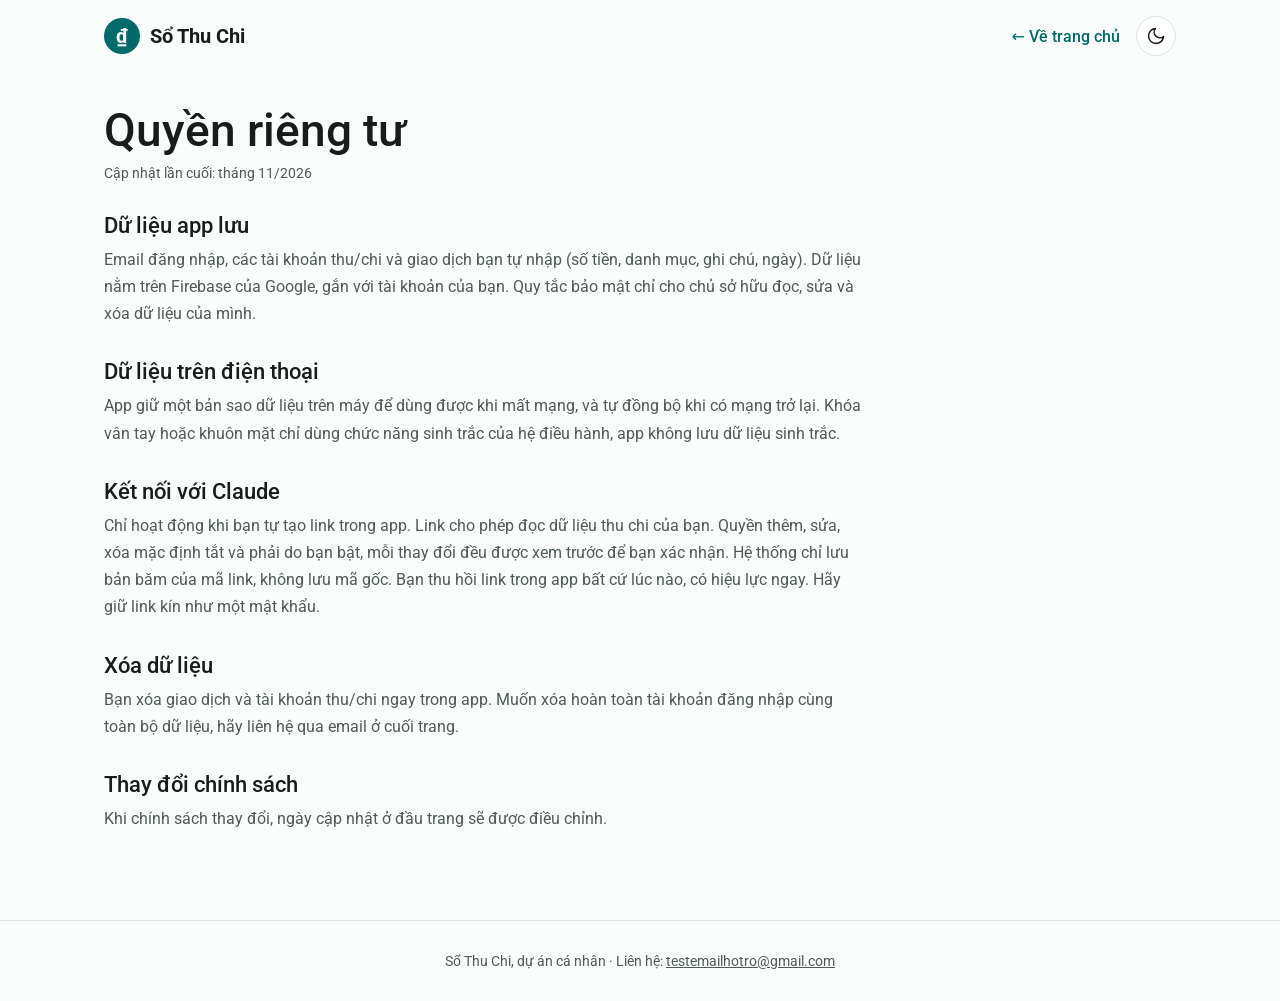
<file: privacy.html>
<!doctype html>
<html lang="vi">
<head>
<meta charset="utf-8">
<meta name="viewport" content="width=device-width, initial-scale=1, viewport-fit=cover">
<title>Quyền riêng tư – Sổ Thu Chi</title>
<meta name="description" content="Chính sách quyền riêng tư của ứng dụng Sổ Thu Chi.">
<link rel="icon" href="data:image/svg+xml,%3Csvg xmlns='http://www.w3.org/2000/svg' viewBox='0 0 100 100'%3E%3Ctext y='.9em' font-size='90'%3E%F0%9F%92%B0%3C/text%3E%3C/svg%3E">
<link href="https://fonts.googleapis.com/css2?family=Roboto:wght@400;500;700&display=swap" rel="stylesheet">
<script>try{var t=localStorage.getItem("theme");if(t)document.documentElement.dataset.theme=t}catch(e){}</script>
<link rel="stylesheet" href="style.css">
</head>
<body>
<header class="wrap" style="padding-top:16px;padding-bottom:16px;display:flex;justify-content:space-between;align-items:center;gap:16px;flex-wrap:wrap">
<a href="index.html" style="display:flex;align-items:center;gap:10px;font-weight:700;font-size:20px"><span style="width:36px;height:36px;border-radius:50%;background:var(--accent);color:var(--on);display:flex;align-items:center;justify-content:center">₫</span>Sổ Thu Chi</a>
<div style="display:flex;align-items:center;gap:16px"><a href="index.html" style="color:var(--accent);font-weight:500">← Về trang chủ</a><button type="button" id="theme-toggle" class="theme-btn"></button></div></header>
<main class="wrap" style="padding-top:32px;padding-bottom:72px"><div style="max-width:760px">
<h1 style="margin:0 0 8px;font-size:clamp(32px,4.5vw,46px);font-weight:500;line-height:1.15">Quyền riêng tư</h1>
<p style="margin:0;font-size:14px;color:var(--mut)">Cập nhật lần cuối: tháng 11/2026</p>
<h2 style="margin:32px 0 8px;font-size:22px;font-weight:500">Dữ liệu app lưu</h2><div class="prose"><p>Email đăng nhập, các tài khoản thu/chi và giao dịch bạn tự nhập (số tiền, danh mục, ghi chú, ngày). Dữ liệu nằm trên Firebase của Google, gắn với tài khoản của bạn. Quy tắc bảo mật chỉ cho chủ sở hữu đọc, sửa và xóa dữ liệu của mình.</p></div>
<h2 style="margin:32px 0 8px;font-size:22px;font-weight:500">Dữ liệu trên điện thoại</h2><div class="prose"><p>App giữ một bản sao dữ liệu trên máy để dùng được khi mất mạng, và tự đồng bộ khi có mạng trở lại. Khóa vân tay hoặc khuôn mặt chỉ dùng chức năng sinh trắc của hệ điều hành, app không lưu dữ liệu sinh trắc.</p></div>
<h2 style="margin:32px 0 8px;font-size:22px;font-weight:500">Kết nối với Claude</h2><div class="prose"><p>Chỉ hoạt động khi bạn tự tạo link trong app. Link cho phép đọc dữ liệu thu chi của bạn. Quyền thêm, sửa, xóa mặc định tắt và phải do bạn bật, mỗi thay đổi đều được xem trước để bạn xác nhận. Hệ thống chỉ lưu bản băm của mã link, không lưu mã gốc. Bạn thu hồi link trong app bất cứ lúc nào, có hiệu lực ngay. Hãy giữ link kín như một mật khẩu.</p></div>
<h2 style="margin:32px 0 8px;font-size:22px;font-weight:500">Xóa dữ liệu</h2><div class="prose"><p>Bạn xóa giao dịch và tài khoản thu/chi ngay trong app. Muốn xóa hoàn toàn tài khoản đăng nhập cùng toàn bộ dữ liệu, hãy liên hệ qua email ở cuối trang.</p></div>
<h2 style="margin:32px 0 8px;font-size:22px;font-weight:500">Thay đổi chính sách</h2><div class="prose"><p>Khi chính sách thay đổi, ngày cập nhật ở đầu trang sẽ được điều chỉnh.</p></div>
</div></main>
<footer style="border-top:1px solid var(--line);padding:32px 24px;text-align:center;color:var(--mut);font-size:14px"><div>Sổ Thu Chi, dự án cá nhân<span id="contact" hidden> · Liên hệ: <a id="contact-a" href="#" style="text-decoration:underline"></a></span></div></footer>
<div id="toast" role="status" aria-live="polite"></div>
<script src="script.js"></script>
</body>
</html>
</file>
<file: style.css>
:root{box-sizing:border-box;padding-top:env(safe-area-inset-top,0px);padding-bottom:env(safe-area-inset-bottom,0px);
--bg:#FAFDFC;--ink:#191C1C;--mut:#4F5A59;--line:#DAE4E3;--card:#fff;--out:#6F7978;--accent:#006A6A;--on:#fff;
--tint:color-mix(in srgb,var(--accent) 9%,var(--card));--chip:color-mix(in srgb,var(--accent) 20%,var(--card));color-scheme:light}
@media (prefers-color-scheme:dark){:root:not([data-theme="light"]){--bg:#0F1514;--ink:#E0E3E2;--mut:#A8B3B2;--line:#2A3433;--card:#172120;--out:#8A9A98;--accent:#5ED4D4;--on:#00302F;color-scheme:dark}}
:root[data-theme="dark"]{--bg:#0F1514;--ink:#E0E3E2;--mut:#A8B3B2;--line:#2A3433;--card:#172120;--out:#8A9A98;--accent:#5ED4D4;--on:#00302F;color-scheme:dark}
.phone{--bg:#FAFDFC;--ink:#191C1C;--mut:#4F5A59;--line:#DAE4E3;--card:#fff;--out:#6F7978;--accent:#006A6A;--on:#fff;--chip:color-mix(in srgb,#006A6A 20%,#fff)}
*,*::before,*::after{box-sizing:inherit}
html{scroll-behavior:smooth;scroll-padding-top:env(safe-area-inset-top,0px)}
@media (prefers-reduced-motion:reduce){html{scroll-behavior:auto}}
body{margin:0;font-family:Roboto,system-ui,sans-serif;color:var(--ink);background:var(--bg)}
a{color:inherit;text-decoration:none}a:hover{opacity:.88}
:focus-visible{outline:3px solid var(--accent);outline-offset:2px}
.wrap{max-width:1120px;margin:0 auto;padding-left:24px;padding-right:24px}
.btn{display:inline-flex;align-items:center;justify-content:center;min-height:48px;padding:0 26px;border-radius:999px;font-weight:500;font-size:15.5px;border:0;cursor:pointer;font-family:inherit}
.btn-fill,.btn-fill.btn{background:var(--accent);color:var(--on)}.btn-line{border:1px solid var(--out);color:var(--accent);background:transparent}
button.btn-fill{min-height:46px;padding:0 24px;border-radius:999px;border:0;cursor:pointer;font:500 15.5px Roboto,sans-serif;background:var(--accent);color:var(--on)}
.btn-text{border:0;background:none;color:var(--accent);font:500 14px Roboto,sans-serif;cursor:pointer;padding:12px 0;text-decoration:underline}
.grid3{display:grid;grid-template-columns:repeat(auto-fit,minmax(260px,1fr));gap:16px}
.card{background:var(--card);border:1px solid var(--line);border-radius:16px;padding:22px}.card p{margin:8px 0 0;color:var(--mut);line-height:1.6;font-size:15px}
.prose p{margin:0 0 16px;line-height:1.7;color:var(--mut);font-size:16px}.prose b{color:var(--ink)}
#toast{position:fixed;left:50%;bottom:calc(24px + env(safe-area-inset-bottom,0px));transform:translateX(-50%);background:var(--ink);color:var(--bg);padding:12px 20px;border-radius:12px;font-size:15px;opacity:0;pointer-events:none;transition:opacity .2s;z-index:9}
#toast.show{opacity:1}
.theme-btn{width:40px;height:40px;border-radius:50%;border:1px solid var(--line);background:var(--card);color:var(--ink);display:inline-flex;align-items:center;justify-content:center;cursor:pointer;padding:0}
.theme-btn:hover{border-color:var(--accent);color:var(--accent)}
/* Chuyển theme mượt: lớp theme-anim chỉ được gắn vào <html> trong lúc đổi theme (xem script.js) */
.theme-anim,.theme-anim *,.theme-anim *::before,.theme-anim *::after{transition:background-color .4s ease,color .4s ease,border-color .4s ease,box-shadow .4s ease,fill .4s ease,stroke .4s ease}
@keyframes theme-icon{from{transform:rotate(-90deg) scale(.5);opacity:0}to{transform:none;opacity:1}}
.theme-btn.spin svg{animation:theme-icon .45s ease}
@media (prefers-reduced-motion:reduce){.theme-anim,.theme-anim *,.theme-anim *::before,.theme-anim *::after{transition:none}.theme-btn.spin svg{animation:none}}
</file>
